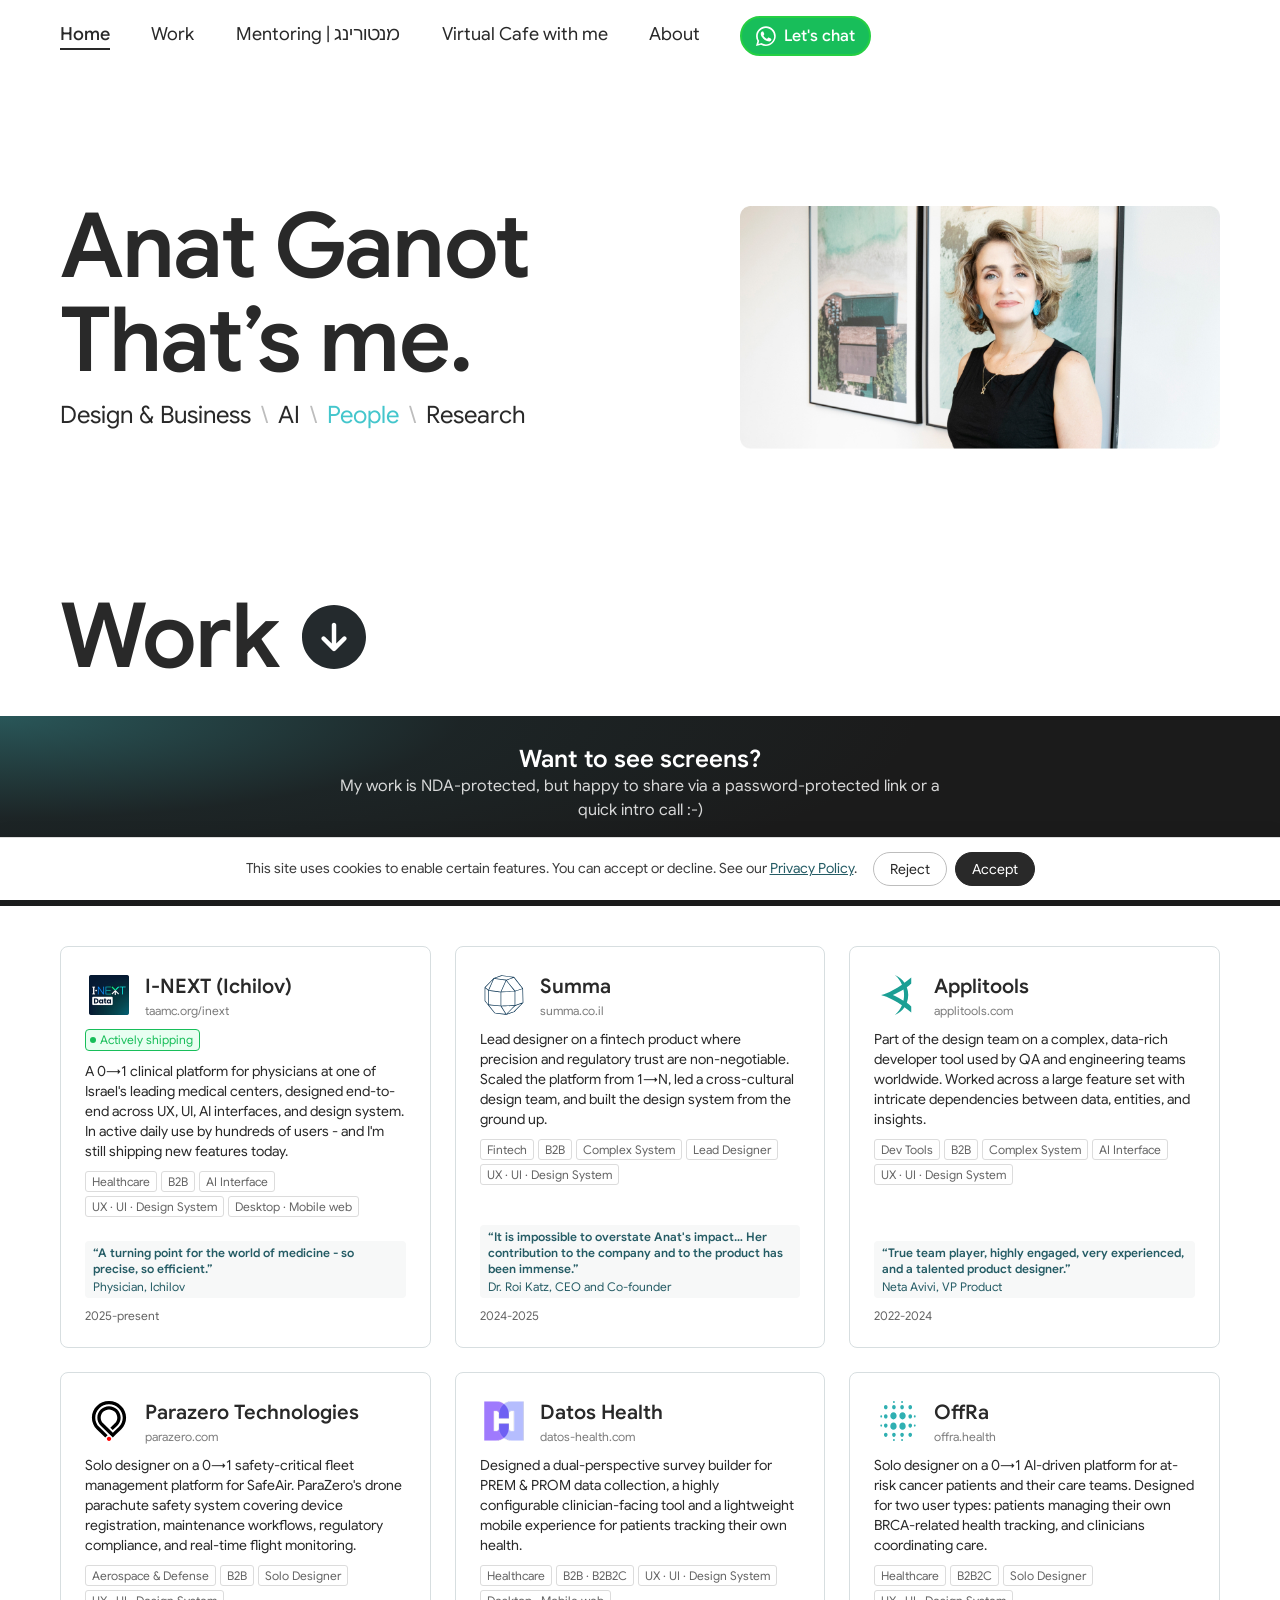
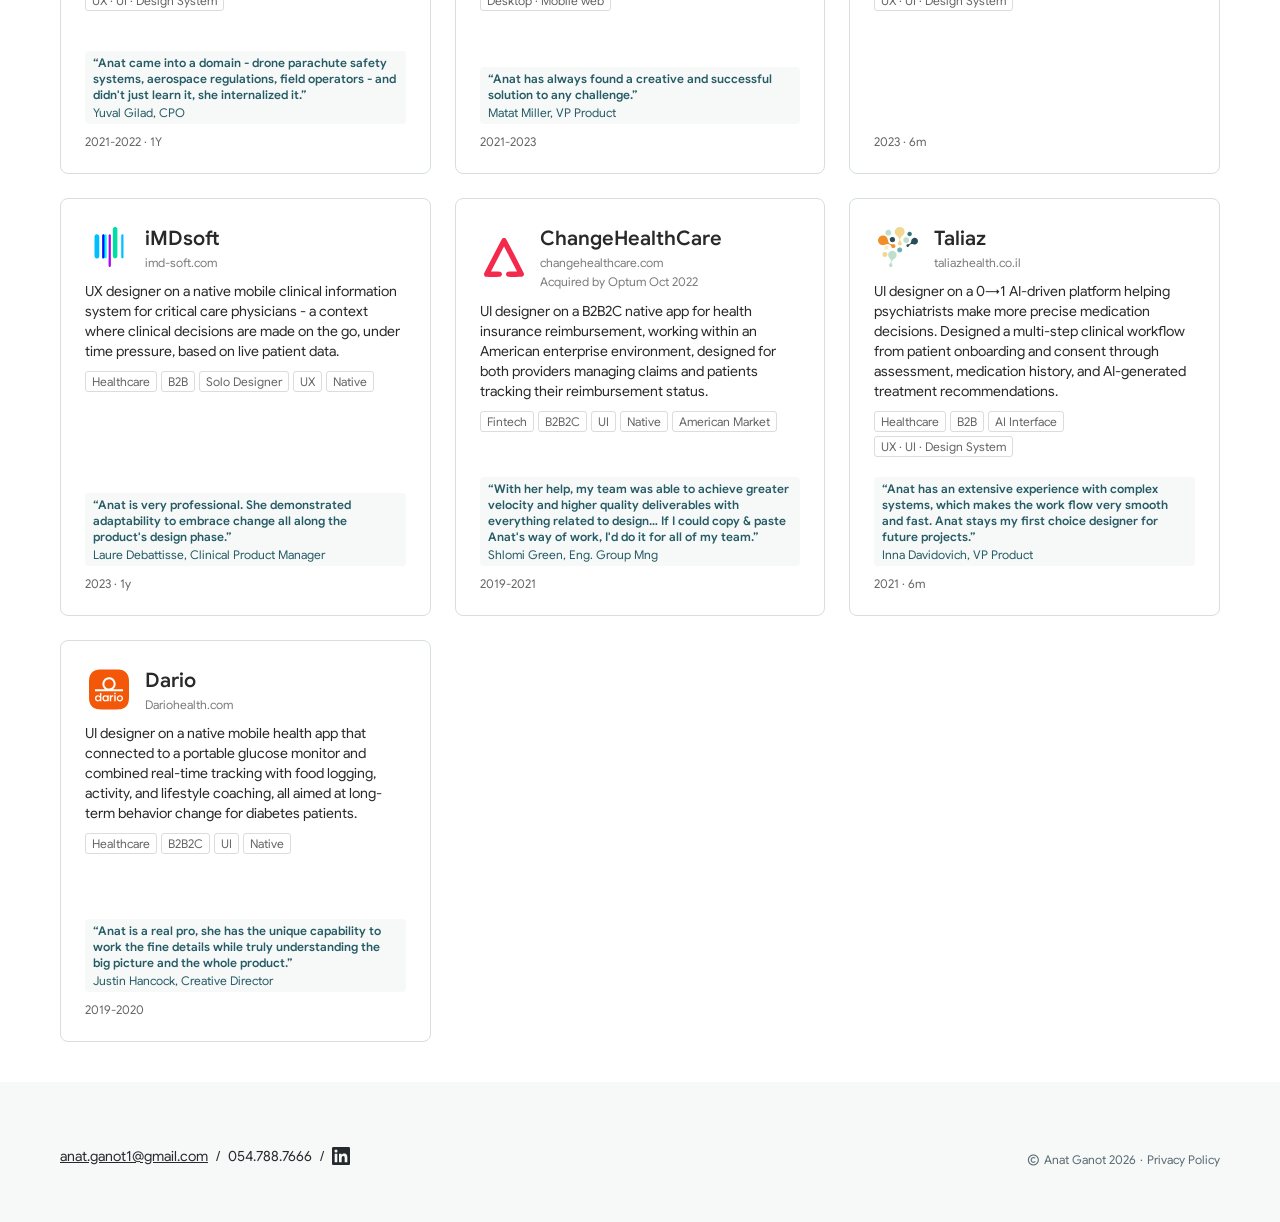
<file: index.html>
<!DOCTYPE html>
<html lang="en">
<head>
  <meta charset="UTF-8" />
  <meta name="viewport" content="width=device-width, initial-scale=1.0" />
  <title>Anat Ganot — Design &amp; Business · AI · People · Research</title>
  <meta name="description" content="Anat Ganot — senior UX/UI designer working across design, business, AI, and research. Selected work with leading healthcare, fintech, and dev-tool teams." />

  <!-- Social share (Open Graph + Twitter) -->
  <meta property="og:type" content="website" />
  <meta property="og:site_name" content="Anat Ganot" />
  <meta property="og:locale" content="en_US" />
  <meta property="og:title" content="Anat Ganot — Design &amp; Business · AI · People · Research" />
  <meta property="og:description" content="Anat Ganot — senior UX/UI designer working across design, business, AI, and research. Selected work with leading healthcare, fintech, and dev-tool teams." />
  <meta property="og:url" content="https://anatganot.com/" />
  <meta property="og:image" content="https://anatganot.com/og-image.jpg" />
  <meta property="og:image:width" content="1200" />
  <meta property="og:image:height" content="630" />
  <meta property="og:image:alt" content="Anat Ganot — UX/UI Designer" />
  <meta name="twitter:card" content="summary_large_image" />
  <meta name="twitter:title" content="Anat Ganot — UX/UI Designer" />
  <meta name="twitter:description" content="Senior UX/UI designer working across design, business, AI, and research." />
  <meta name="twitter:image" content="https://anatganot.com/og-image.jpg" />

  <!-- Fonts: Google Sans is self-hosted (see @font-face in styles.css) — supports English + Hebrew. -->
  <link rel="preload" href="fonts/GoogleSans-Regular.woff2" as="font" type="font/woff2" crossorigin />
  <link rel="preload" href="fonts/GoogleSans-SemiBold.woff2" as="font" type="font/woff2" crossorigin />

  <link rel="icon" href="favicon.ico?v=2" sizes="any" />
  <link rel="icon" type="image/png" sizes="32x32" href="favicon-32.png?v=2" />
  <link rel="icon" type="image/png" sizes="16x16" href="favicon-16.png?v=2" />
  <link rel="apple-touch-icon" href="apple-touch-icon.png?v=2" />
  <link rel="stylesheet" href="styles.css?v=20260703" />
</head>
<body>

  <!-- ============ NAV ============ -->
  <header class="site-header">
    <nav class="nav container" aria-label="Primary">
      <a href="#home" class="nav-link is-active" data-text="Home"><span>Home</span></a>
      <a href="#work" class="nav-link" data-text="Work"><span>Work</span></a>
      <!-- "How I Built This Site with AI" hidden for now; restore when the page is designed
      <a href="case-study.html" class="nav-link" data-text="How I Built This Site with AI"><span>How I Built This Site with AI</span></a>
      -->
      <a href="mentoring.html" class="nav-link" data-text="Mentoring | מנטורינג"><span>Mentoring | מנטורינג</span></a>
      <a href="book-call.html" class="nav-link" data-text="Virtual Cafe with me"><span>Virtual Cafe with me</span></a>
      <a href="about.html" class="nav-link" data-text="About"><span>About</span></a>

      <a href="#" class="btn-whatsapp nav-chat js-whatsapp" role="button">
        <span class="wa-icon" aria-hidden="true"></span>
        <span>Let's chat</span>
      </a>

      <!-- Mobile hamburger -->
      <button class="nav-toggle" aria-label="Open menu" aria-expanded="false" aria-controls="mobile-menu">
        <span></span><span></span><span></span>
      </button>
    </nav>
  </header>

  <!-- Mobile menu (full-screen overlay; kept outside <header> so its fixed
       positioning is relative to the viewport, not the blurred header) -->
  <div class="mobile-menu" id="mobile-menu" hidden>
    <a href="#home" class="nav-link is-active" data-text="Home"><span>Home</span></a>
    <a href="#work" class="nav-link" data-text="Work"><span>Work</span></a>
    <!-- Hidden for now — to be designed later
    <a href="case-study.html" class="nav-link" data-text="How I Built This Site with AI"><span>How I Built This Site with AI</span></a>
    -->
    <a href="mentoring.html" class="nav-link" data-text="Mentoring | מנטורינג"><span>Mentoring | מנטורינג</span></a>
    <a href="book-call.html" class="nav-link" data-text="Virtual Cafe with me"><span>Virtual Cafe with me</span></a>
    <a href="about.html" class="nav-link" data-text="About"><span>About</span></a>
  </div>

  <main>
    <!-- ============ HERO ============ -->
    <section class="hero container" id="home">
      <div class="hero-text">
        <h1 class="display">Anat Ganot<br />That&rsquo;s me.</h1>
        <p class="breadcrumb">
          Design &amp; Business <span class="sep">\</span> AI
          <span class="sep">\</span> <span class="accent">People</span>
          <span class="sep">\</span> Research
        </p>
      </div>
      <div class="hero-photo">
        <img src="assets/portrait.jpg" alt="Portrait of Anat Ganot"
             onerror="this.classList.add('img-missing'); this.alt='Add assets/portrait.jpg';" />
      </div>
    </section>

    <!-- ============ WORK ============ -->
    <section class="work container" id="work">
      <div class="work-head">
        <h2 class="display work-title">Work</h2>
        <a href="#projects" class="work-arrow" aria-label="Jump to projects">
          <svg viewBox="318.958 32.958 68.084 68.084" xmlns="http://www.w3.org/2000/svg" fill="none" aria-hidden="true" focusable="false">
            <path d="M353 32.958C371.801 32.958 387.042 48.1993 387.042 67C387.042 85.8007 371.801 101.042 353 101.042C334.199 101.042 318.958 85.8007 318.958 67C318.958 48.1993 334.199 32.958 353 32.958ZM353 51.958C351.688 51.958 350.625 53.0215 350.625 54.333V73.9326L343.596 66.9043C342.668 65.9768 341.165 65.9768 340.237 66.9043C339.31 67.8318 339.31 69.3353 340.237 70.2627L351.32 81.3457C352.248 82.2732 353.752 82.2732 354.68 81.3457L365.763 70.2627C366.69 69.3352 366.69 67.8318 365.763 66.9043C364.835 65.9768 363.332 65.9768 362.404 66.9043L355.375 73.9326V54.333C355.375 53.0215 354.312 51.958 353 51.958Z" fill="#242A2D"/>
          </svg>
        </a>
      </div>
    </section>

    <!-- Banner (full-bleed) -->
    <div class="banner-wrap">
      <div class="banner container-inner">
        <div class="banner-text">
          <p class="banner-title">Want to see screens?</p>
          <p class="banner-sub">My work is NDA-protected, but happy to share via a password-protected link or a quick intro call :-)</p>
        </div>
        <a href="#" class="btn-whatsapp js-whatsapp" role="button">
          <span class="wa-icon" aria-hidden="true"></span>
          <span>Let's chat</span>
        </a>
      </div>
    </div>

    <!-- ============ PROJECT GRID ============ -->
    <section class="work-grid-wrap container" id="projects">
      <div class="card-grid" id="card-grid"><!-- cards injected by main.js --></div>
    </section>

  </main>

  <!-- ============ FOOTER ============ -->
  <footer class="site-footer">
    <div class="footer-inner">
      <div class="footer-contact">
        <a href="mailto:anat.ganot1@gmail.com" class="footer-email">anat.ganot1@gmail.com</a>
        <span class="footer-sep">/</span>
        <a href="tel:+972547887666" class="footer-phone">054.788.7666</a>
        <span class="footer-sep">/</span>
        <a href="https://www.linkedin.com/in/anat-ganot-a889bb147/" class="footer-linkedin" target="_blank" rel="noopener" aria-label="Anat Ganot on LinkedIn">
          <svg viewBox="0 0 24 24" xmlns="http://www.w3.org/2000/svg" aria-hidden="true"><path d="M20.45 20.45h-3.56v-5.57c0-1.33-.03-3.04-1.85-3.04-1.85 0-2.14 1.45-2.14 2.94v5.67H9.35V9h3.41v1.56h.05c.48-.9 1.64-1.85 3.37-1.85 3.6 0 4.27 2.37 4.27 5.45v6.29zM5.34 7.43a2.06 2.06 0 1 1 0-4.13 2.06 2.06 0 0 1 0 4.13zM7.12 20.45H3.56V9h3.56v11.45zM22.22 0H1.77C.79 0 0 .77 0 1.72v20.56C0 23.23.79 24 1.77 24h20.45c.98 0 1.78-.77 1.78-1.72V1.72C24 .77 23.2 0 22.22 0z"/></svg>
        </a>
      </div>
      <div class="footer-copy">
        <span class="c">©</span>
        <span>Anat Ganot 2026</span>
        <span aria-hidden="true">·</span>
        <a href="privacy.html" class="footer-privacy">Privacy Policy</a>
      </div>
    </div>
  </footer>

  <!-- ============ FLOATING WHATSAPP (bottom-left) ============ -->
  <a href="#" class="whatsapp-float js-whatsapp" aria-label="Chat with me on WhatsApp">
    <span class="wa-icon" aria-hidden="true"></span>
    <span class="whatsapp-float-label">Let's chat</span>
  </a>

  <script src="main.js?v=20260703"></script>
</body>
</html>
</file>
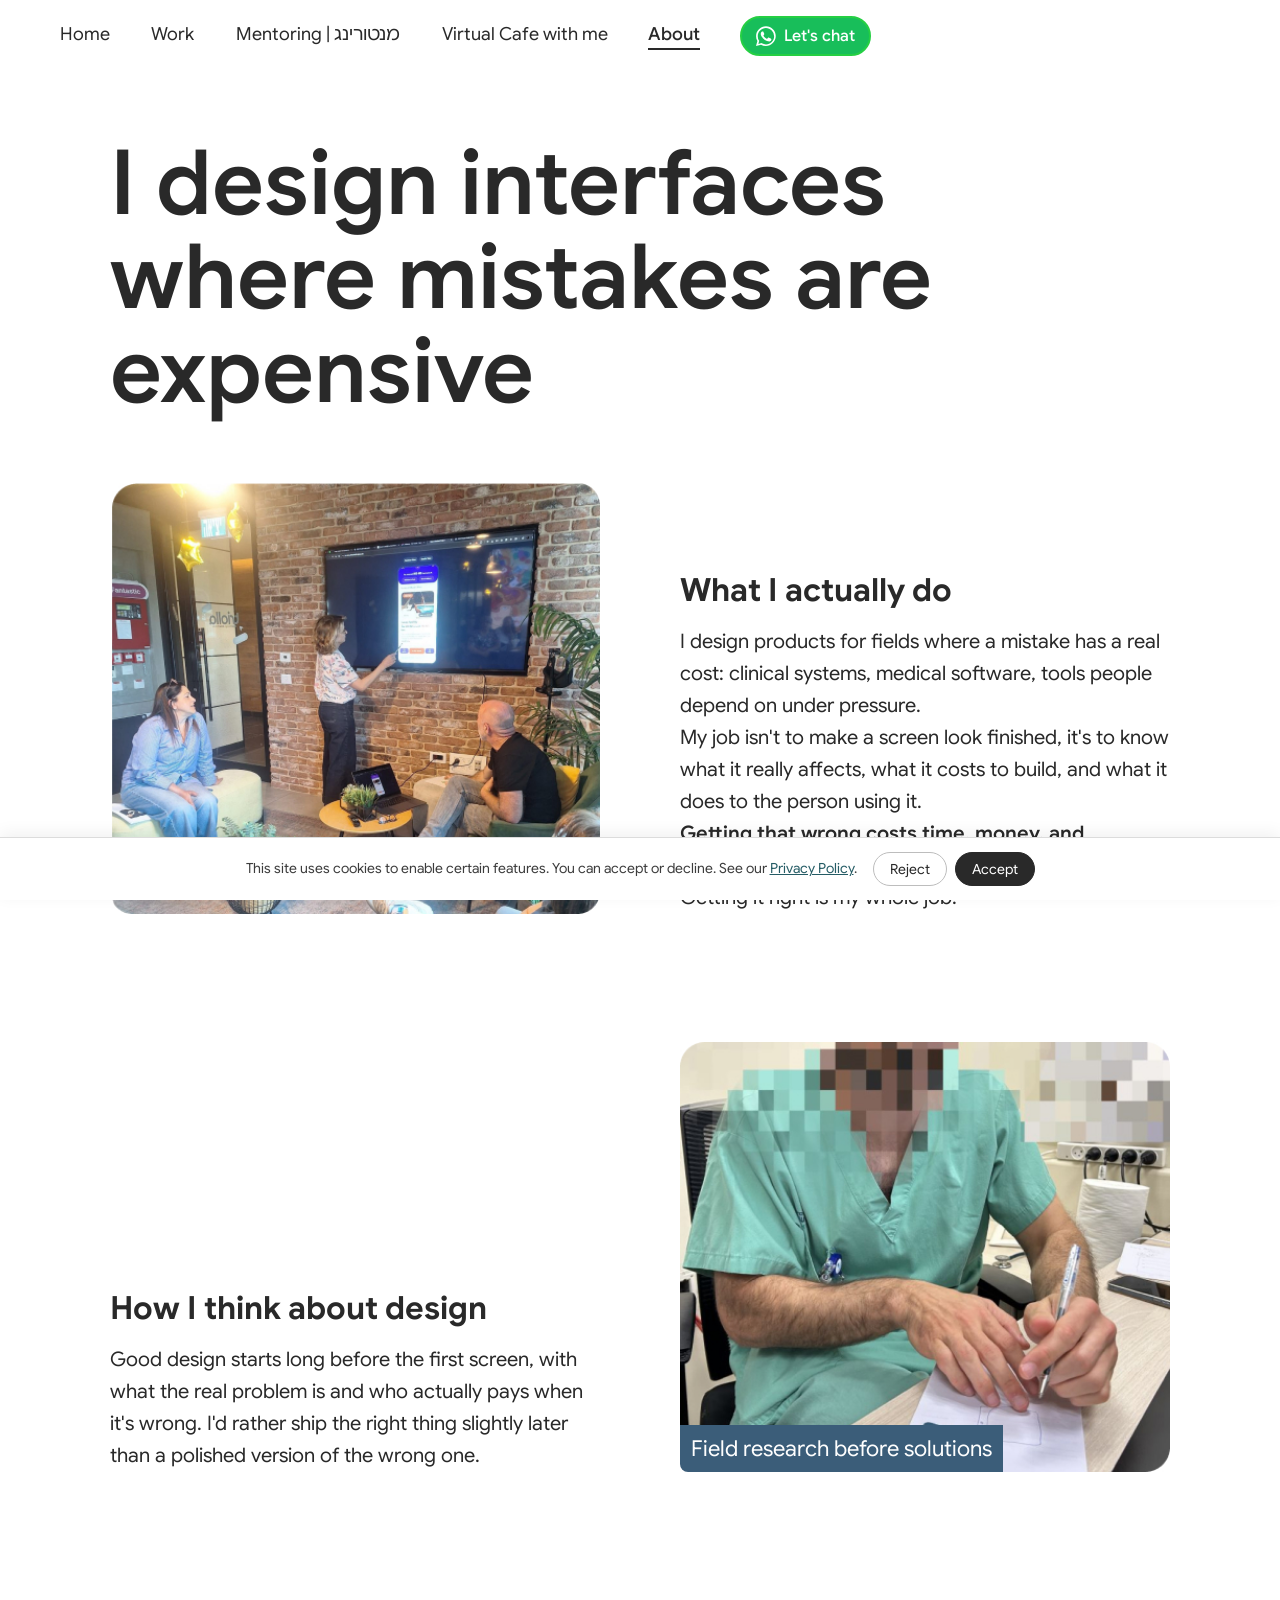
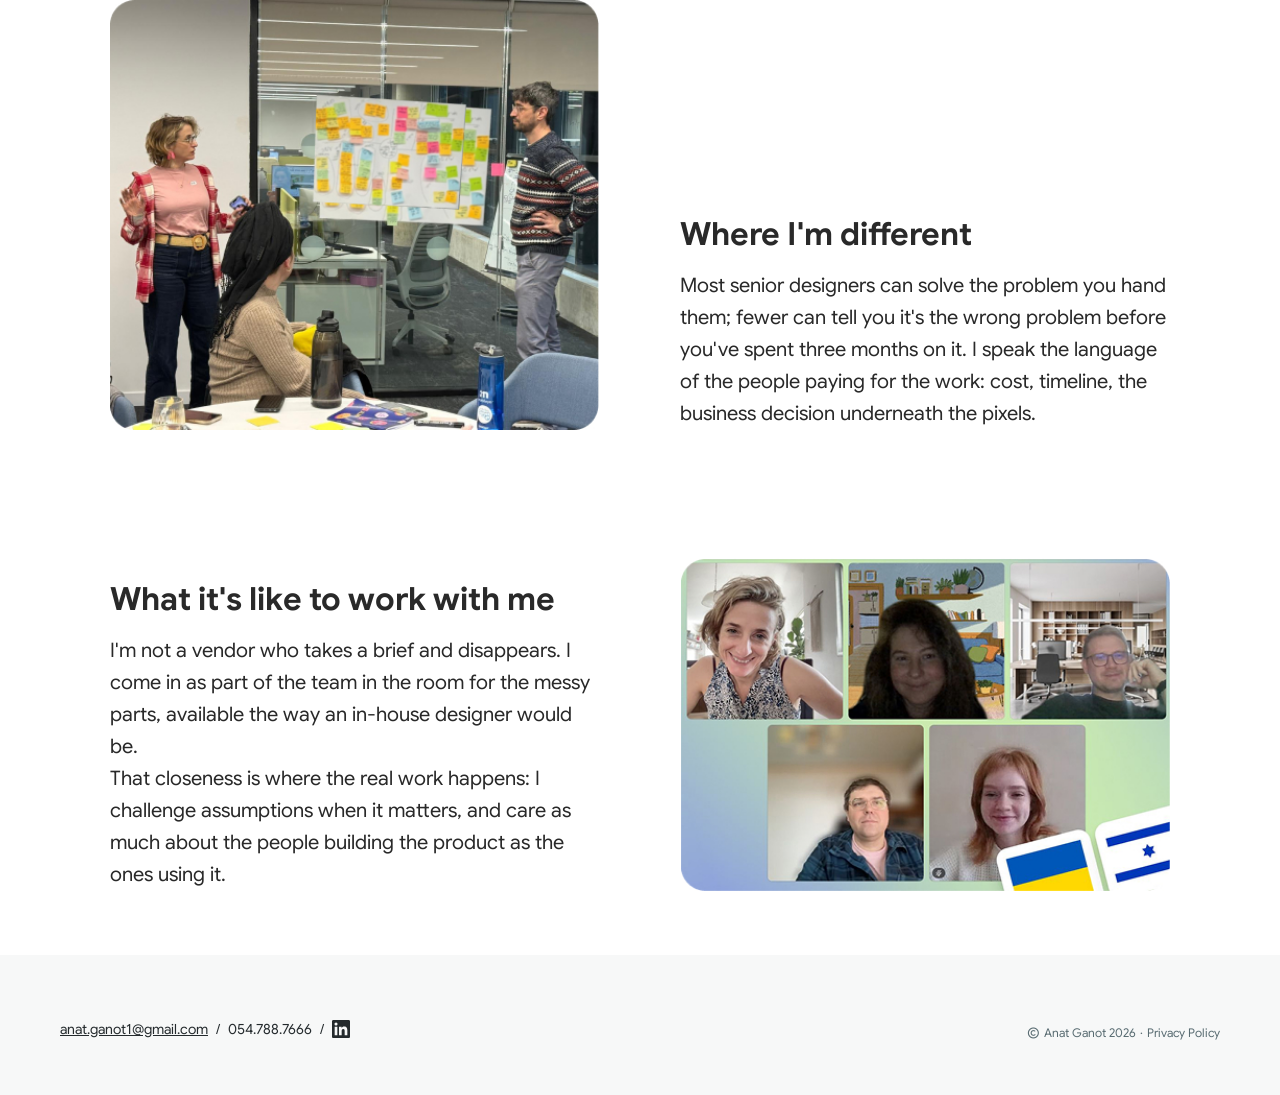
<file: about.html>
<!DOCTYPE html>
<html lang="en">
<head>
  <meta charset="UTF-8" />
  <meta name="viewport" content="width=device-width, initial-scale=1.0" />
  <title>About — Anat Ganot</title>
  <meta name="description" content="Anat Ganot designs interfaces for fields where mistakes are expensive — clinical systems, medical software, and tools people depend on under pressure." />

  <!-- Social share (Open Graph + Twitter) -->
  <meta property="og:type" content="website" />
  <meta property="og:site_name" content="Anat Ganot" />
  <meta property="og:locale" content="en_US" />
  <meta property="og:title" content="About — Anat Ganot" />
  <meta property="og:description" content="I design interfaces for fields where mistakes are expensive — clinical systems, medical software, and tools people depend on under pressure." />
  <meta property="og:url" content="https://anatganot.com/about.html" />
  <meta property="og:image" content="https://anatganot.com/og-image.jpg" />
  <meta property="og:image:width" content="1200" />
  <meta property="og:image:height" content="630" />
  <meta property="og:image:alt" content="Anat Ganot — UX/UI Designer" />
  <meta name="twitter:card" content="summary_large_image" />
  <meta name="twitter:title" content="About — Anat Ganot" />
  <meta name="twitter:description" content="I design interfaces for fields where mistakes are expensive." />
  <meta name="twitter:image" content="https://anatganot.com/og-image.jpg" />

  <link rel="preload" href="fonts/GoogleSans-Regular.woff2" as="font" type="font/woff2" crossorigin />
  <link rel="preload" href="fonts/GoogleSans-SemiBold.woff2" as="font" type="font/woff2" crossorigin />

  <link rel="icon" href="favicon.ico?v=2" sizes="any" />
  <link rel="icon" type="image/png" sizes="32x32" href="favicon-32.png?v=2" />
  <link rel="icon" type="image/png" sizes="16x16" href="favicon-16.png?v=2" />
  <link rel="apple-touch-icon" href="apple-touch-icon.png?v=2" />
  <link rel="stylesheet" href="styles.css?v=20260703" />
</head>
<body>

  <!-- ============ NAV ============ -->
  <header class="site-header">
    <nav class="nav container" aria-label="Primary">
      <a href="index.html" class="nav-link" data-text="Home"><span>Home</span></a>
      <a href="index.html#work" class="nav-link" data-text="Work"><span>Work</span></a>
      <!-- "How I Built This Site with AI" hidden for now; restore when the page is designed
      <a href="case-study.html" class="nav-link" data-text="How I Built This Site with AI"><span>How I Built This Site with AI</span></a>
      -->
      <a href="mentoring.html" class="nav-link" data-text="Mentoring | מנטורינג"><span>Mentoring | מנטורינג</span></a>
      <a href="book-call.html" class="nav-link" data-text="Virtual Cafe with me"><span>Virtual Cafe with me</span></a>
      <a href="about.html" class="nav-link is-active" data-text="About"><span>About</span></a>

      <a href="#" class="btn-whatsapp nav-chat js-whatsapp" role="button">
        <span class="wa-icon" aria-hidden="true"></span>
        <span>Let's chat</span>
      </a>

      <button class="nav-toggle" aria-label="Open menu" aria-expanded="false" aria-controls="mobile-menu">
        <span></span><span></span><span></span>
      </button>
    </nav>
  </header>

  <div class="mobile-menu" id="mobile-menu" hidden>
    <a href="index.html" class="nav-link" data-text="Home"><span>Home</span></a>
    <a href="index.html#work" class="nav-link" data-text="Work"><span>Work</span></a>
    <!-- Hidden for now — to be designed later
    <a href="case-study.html" class="nav-link" data-text="How I Built This Site with AI"><span>How I Built This Site with AI</span></a>
    -->
    <a href="mentoring.html" class="nav-link" data-text="Mentoring | מנטורינג"><span>Mentoring | מנטורינג</span></a>
    <a href="book-call.html" class="nav-link" data-text="Virtual Cafe with me"><span>Virtual Cafe with me</span></a>
    <a href="about.html" class="nav-link is-active" data-text="About"><span>About</span></a>
  </div>

  <main class="about">
    <!-- Intro -->
    <section class="about-intro">
      <h1 class="about-headline">I design interfaces where mistakes are expensive</h1>
    </section>

    <!-- Section 1 — image left, text right -->
    <section class="about-row about-row--img-left">
      <h2 class="about-title">What I actually do</h2>
      <figure class="about-figure">
        <img src="assets/about/about-1.jpg" alt="Anat working on a clinical interface"
             onerror="this.classList.add('img-missing'); this.alt='Add assets/about/about-1.jpg';" />
      </figure>
      <div class="about-textblock">
        <p class="about-text">I design products for fields where a mistake has a real cost: clinical systems, medical software, tools people depend on under pressure.
My job isn't to make a screen look finished, it's to know what it really affects, what it costs to build, and what it does to the person using it.</p>
        <p class="about-text strong">Getting that wrong costs time, money, and frustrated users.</p>
        <p class="about-text">Getting it right is my whole job.</p>
      </div>
    </section>

    <!-- Section 2 — text left, image right (with caption) -->
    <section class="about-row about-row--img-right">
      <h2 class="about-title">How I think about design</h2>
      <figure class="about-figure">
        <img src="assets/about/about-2.jpg" alt="Field research session"
             onerror="this.classList.add('img-missing'); this.alt='Add assets/about/about-2.jpg';" />
        <figcaption class="about-caption">Field research before solutions</figcaption>
      </figure>
      <div class="about-textblock">
        <p class="about-text">Good design starts long before the first screen, with what the real problem is and who actually pays when it's wrong. I'd rather ship the right thing slightly later than a polished version of the wrong one.</p>
      </div>
    </section>

    <!-- Section 3 — image left, text right -->
    <section class="about-row about-row--img-left">
      <h2 class="about-title">Where I'm different</h2>
      <figure class="about-figure">
        <img src="assets/about/about-3.jpg" alt="Whiteboard problem framing"
             onerror="this.classList.add('img-missing'); this.alt='Add assets/about/about-3.jpg';" />
      </figure>
      <div class="about-textblock">
        <p class="about-text">Most senior designers can solve the problem you hand them; fewer can tell you it's the wrong problem before you've spent three months on it. I speak the language of the people paying for the work: cost, timeline, the business decision underneath the pixels.</p>
      </div>
    </section>

    <!-- Section 4 — text left, image right -->
    <section class="about-row about-row--img-right">
      <h2 class="about-title">What it's like to work with me</h2>
      <figure class="about-figure wide">
        <img src="assets/about/about-4.jpg" alt="Working alongside the team"
             onerror="this.classList.add('img-missing'); this.alt='Add assets/about/about-4.jpg';" />
      </figure>
      <div class="about-textblock">
        <p class="about-text">I'm not a vendor who takes a brief and disappears. I come in as part of the team in the room for the messy parts, available the way an in-house designer would be.
That closeness is where the real work happens: I challenge assumptions when it matters, and care as much about the people building the product as the ones using it.</p>
      </div>
    </section>
  </main>

  <!-- ============ FOOTER ============ -->
  <footer class="site-footer">
    <div class="footer-inner">
      <div class="footer-contact">
        <a href="mailto:anat.ganot1@gmail.com" class="footer-email">anat.ganot1@gmail.com</a>
        <span class="footer-sep">/</span>
        <a href="tel:+972547887666" class="footer-phone">054.788.7666</a>
        <span class="footer-sep">/</span>
        <a href="https://www.linkedin.com/in/anat-ganot-a889bb147/" class="footer-linkedin" target="_blank" rel="noopener" aria-label="Anat Ganot on LinkedIn">
          <svg viewBox="0 0 24 24" xmlns="http://www.w3.org/2000/svg" aria-hidden="true"><path d="M20.45 20.45h-3.56v-5.57c0-1.33-.03-3.04-1.85-3.04-1.85 0-2.14 1.45-2.14 2.94v5.67H9.35V9h3.41v1.56h.05c.48-.9 1.64-1.85 3.37-1.85 3.6 0 4.27 2.37 4.27 5.45v6.29zM5.34 7.43a2.06 2.06 0 1 1 0-4.13 2.06 2.06 0 0 1 0 4.13zM7.12 20.45H3.56V9h3.56v11.45zM22.22 0H1.77C.79 0 0 .77 0 1.72v20.56C0 23.23.79 24 1.77 24h20.45c.98 0 1.78-.77 1.78-1.72V1.72C24 .77 23.2 0 22.22 0z"/></svg>
        </a>
      </div>
      <div class="footer-copy">
        <span class="c">©</span>
        <span>Anat Ganot 2026</span>
        <span aria-hidden="true">·</span>
        <a href="privacy.html" class="footer-privacy">Privacy Policy</a>
      </div>
    </div>
  </footer>

  <!-- Floating WhatsApp (mobile only) -->
  <a href="#" class="whatsapp-float js-whatsapp" aria-label="Chat with me on WhatsApp">
    <span class="wa-icon" aria-hidden="true"></span>
    <span class="whatsapp-float-label">Let's chat</span>
  </a>

  <script src="main.js?v=20260703"></script>
</body>
</html>
</file>
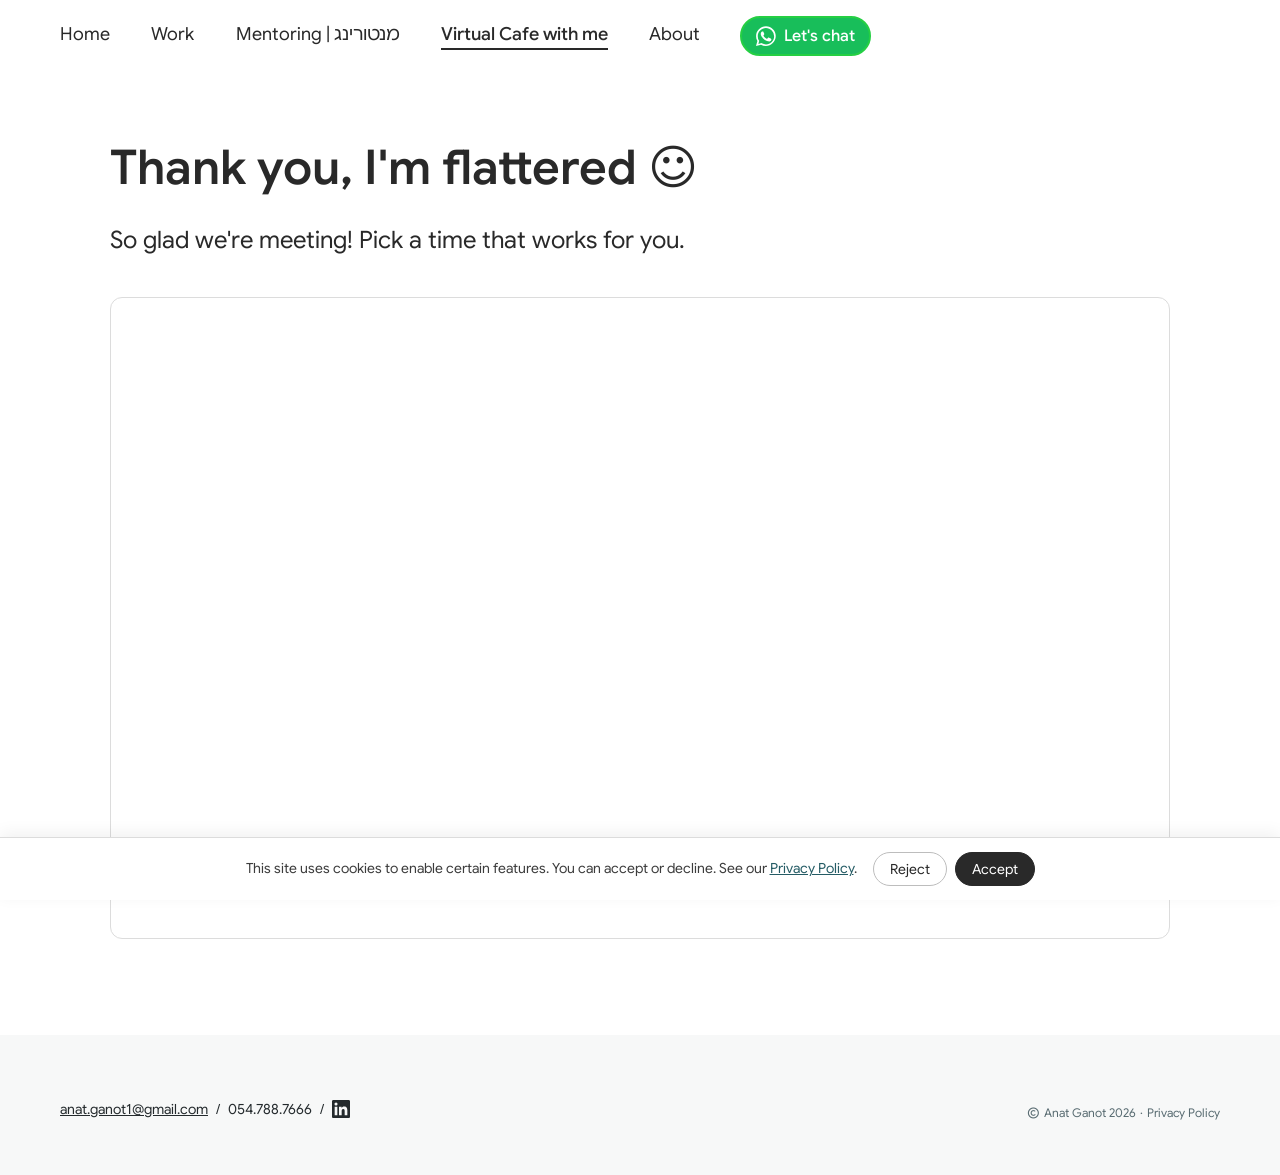
<file: book-call.html>
<!DOCTYPE html>
<html lang="en">
<head>
  <meta charset="UTF-8" />
  <meta name="viewport" content="width=device-width, initial-scale=1.0" />
  <title>Virtual Cafe with me — Anat Ganot</title>
  <meta name="description" content="Grab a relaxed virtual coffee with Anat Ganot. Twenty minutes, no agenda, just a good conversation about what you're working on." />

  <!-- Social share (Open Graph + Twitter) -->
  <meta property="og:type" content="website" />
  <meta property="og:site_name" content="Anat Ganot" />
  <meta property="og:locale" content="en_US" />
  <meta property="og:title" content="Virtual Cafe with me — Anat Ganot" />
  <meta property="og:description" content="Grab a relaxed virtual coffee with Anat Ganot. Twenty minutes, no agenda, just a good conversation about what you're working on." />
  <meta property="og:url" content="https://anatganot.com/book-call.html" />
  <meta property="og:image" content="https://anatganot.com/og-image.jpg" />
  <meta property="og:image:width" content="1200" />
  <meta property="og:image:height" content="630" />
  <meta property="og:image:alt" content="Anat Ganot — UX/UI Designer" />
  <meta name="twitter:card" content="summary_large_image" />
  <meta name="twitter:title" content="Virtual Cafe with me — Anat Ganot" />
  <meta name="twitter:description" content="Grab a relaxed virtual coffee with Anat. Twenty minutes, no agenda." />
  <meta name="twitter:image" content="https://anatganot.com/og-image.jpg" />

  <link rel="preload" href="fonts/GoogleSans-Regular.woff2" as="font" type="font/woff2" crossorigin />
  <link rel="preload" href="fonts/GoogleSans-SemiBold.woff2" as="font" type="font/woff2" crossorigin />
  <link rel="icon" href="favicon.ico?v=2" sizes="any" />
  <link rel="icon" type="image/png" sizes="32x32" href="favicon-32.png?v=2" />
  <link rel="icon" type="image/png" sizes="16x16" href="favicon-16.png?v=2" />
  <link rel="apple-touch-icon" href="apple-touch-icon.png?v=2" />
  <link rel="stylesheet" href="styles.css?v=20260703" />
</head>
<body>

  <!-- ============ NAV ============ -->
  <header class="site-header">
    <nav class="nav container" aria-label="Primary">
      <a href="index.html" class="nav-link" data-text="Home"><span>Home</span></a>
      <a href="index.html#work" class="nav-link" data-text="Work"><span>Work</span></a>
      <!-- "How I Built This Site with AI" hidden for now; restore when the page is designed
      <a href="case-study.html" class="nav-link" data-text="How I Built This Site with AI"><span>How I Built This Site with AI</span></a>
      -->
      <a href="mentoring.html" class="nav-link" data-text="Mentoring | מנטורינג"><span>Mentoring | מנטורינג</span></a>
      <a href="book-call.html" class="nav-link is-active" data-text="Virtual Cafe with me"><span>Virtual Cafe with me</span></a>
      <a href="about.html" class="nav-link" data-text="About"><span>About</span></a>

      <a href="#" class="btn-whatsapp nav-chat js-whatsapp" role="button">
        <span class="wa-icon" aria-hidden="true"></span>
        <span>Let's chat</span>
      </a>

      <button class="nav-toggle" aria-label="Open menu" aria-expanded="false" aria-controls="mobile-menu">
        <span></span><span></span><span></span>
      </button>
    </nav>
  </header>

  <div class="mobile-menu" id="mobile-menu" hidden>
    <a href="index.html" class="nav-link" data-text="Home"><span>Home</span></a>
    <a href="index.html#work" class="nav-link" data-text="Work"><span>Work</span></a>
    <!-- "How I Built This Site with AI" hidden for now; restore when the page is designed
    <a href="case-study.html" class="nav-link" data-text="How I Built This Site with AI"><span>How I Built This Site with AI</span></a>
    -->
    <a href="mentoring.html" class="nav-link" data-text="Mentoring | מנטורינג"><span>Mentoring | מנטורינג</span></a>
    <a href="book-call.html" class="nav-link is-active" data-text="Virtual Cafe with me"><span>Virtual Cafe with me</span></a>
    <a href="about.html" class="nav-link" data-text="About"><span>About</span></a>
  </div>

  <main class="booking">
    <h1 class="booking-title">Thank you, I'm flattered ☺️</h1>
    <p class="booking-sub">So glad we're meeting! Pick a time that works for you.</p>

    <!-- Google Calendar Appointment Scheduling -->
    <div class="booking-embed" id="scheduler">
      <iframe id="booking-cal" src="https://calendar.google.com/calendar/appointments/schedules/AcZssZ2rjv8d9-wh7faSopVtat0smcvfru3qarH12ITJ2u8vlSaL7nMfxqINRD5jwOSKc32GiVFpGvtq?gv=true" style="border: 0" width="100%" height="600" frameborder="0" title="Book a Virtual Cafe with Anat Ganot"></iframe>
    </div>
  </main>

  <!-- ============ FOOTER ============ -->
  <footer class="site-footer">
    <div class="footer-inner">
      <div class="footer-contact">
        <a href="mailto:anat.ganot1@gmail.com" class="footer-email">anat.ganot1@gmail.com</a>
        <span class="footer-sep">/</span>
        <a href="tel:+972547887666" class="footer-phone">054.788.7666</a>
        <span class="footer-sep">/</span>
        <a href="https://www.linkedin.com/in/anat-ganot-a889bb147/" class="footer-linkedin" target="_blank" rel="noopener" aria-label="Anat Ganot on LinkedIn">
          <svg viewBox="0 0 24 24" xmlns="http://www.w3.org/2000/svg" aria-hidden="true"><path d="M20.45 20.45h-3.56v-5.57c0-1.33-.03-3.04-1.85-3.04-1.85 0-2.14 1.45-2.14 2.94v5.67H9.35V9h3.41v1.56h.05c.48-.9 1.64-1.85 3.37-1.85 3.6 0 4.27 2.37 4.27 5.45v6.29zM5.34 7.43a2.06 2.06 0 1 1 0-4.13 2.06 2.06 0 0 1 0 4.13zM7.12 20.45H3.56V9h3.56v11.45zM22.22 0H1.77C.79 0 0 .77 0 1.72v20.56C0 23.23.79 24 1.77 24h20.45c.98 0 1.78-.77 1.78-1.72V1.72C24 .77 23.2 0 22.22 0z"/></svg>
        </a>
      </div>
      <div class="footer-copy">
        <span class="c">©</span>
        <span>Anat Ganot 2026</span>
        <span aria-hidden="true">·</span>
        <a href="privacy.html" class="footer-privacy">Privacy Policy</a>
      </div>
    </div>
  </footer>

  <!-- Floating WhatsApp (mobile only) -->
  <a href="#" class="whatsapp-float js-whatsapp" aria-label="Chat with me on WhatsApp">
    <span class="wa-icon" aria-hidden="true"></span>
    <span class="whatsapp-float-label">Let's chat</span>
  </a>

  <script src="main.js?v=20260703"></script>
</body>
</html>
</file>
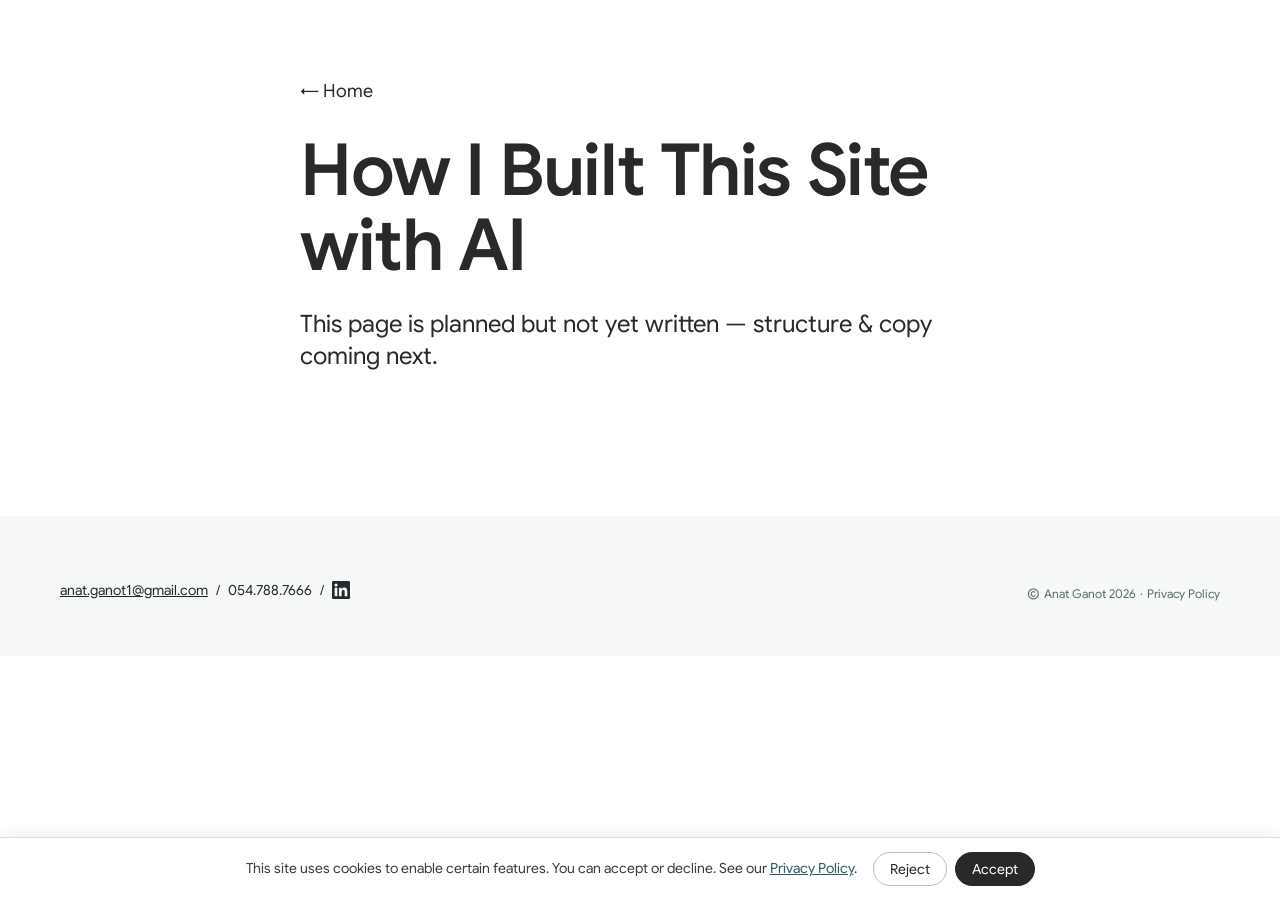
<file: case-study.html>
<!DOCTYPE html>
<html lang="en">
<head>
  <meta charset="UTF-8" />
  <meta name="viewport" content="width=device-width, initial-scale=1.0" />
  <title>How I Built This Site with AI — Anat Ganot</title>
  <link rel="icon" href="favicon.ico?v=2" sizes="any" />
  <link rel="icon" type="image/png" sizes="32x32" href="favicon-32.png?v=2" />
  <link rel="icon" type="image/png" sizes="16x16" href="favicon-16.png?v=2" />
  <link rel="apple-touch-icon" href="apple-touch-icon.png?v=2" />
  <link rel="stylesheet" href="styles.css?v=20260703" />
</head>
<body>
  <main class="container" style="padding-top:80px;padding-bottom:120px;max-width:760px;">
    <a href="index.html" class="nav-link" style="display:inline-block;margin-bottom:32px;">← Home</a>
    <h1 class="display" style="font-size:clamp(40px,7vw,72px);">How I Built This Site with AI</h1>
    <p class="breadcrumb" style="margin-top:24px;">This page is planned but not yet written — structure &amp; copy coming next.</p>
  </main>

  <footer class="site-footer">
    <div class="footer-inner">
      <div class="footer-contact">
        <a href="mailto:anat.ganot1@gmail.com" class="footer-email">anat.ganot1@gmail.com</a>
        <span class="footer-sep">/</span>
        <a href="tel:+972547887666" class="footer-phone">054.788.7666</a>
        <span class="footer-sep">/</span>
        <a href="https://www.linkedin.com/in/anat-ganot-a889bb147/" class="footer-linkedin" target="_blank" rel="noopener" aria-label="Anat Ganot on LinkedIn">
          <svg viewBox="0 0 24 24" xmlns="http://www.w3.org/2000/svg" aria-hidden="true"><path d="M20.45 20.45h-3.56v-5.57c0-1.33-.03-3.04-1.85-3.04-1.85 0-2.14 1.45-2.14 2.94v5.67H9.35V9h3.41v1.56h.05c.48-.9 1.64-1.85 3.37-1.85 3.6 0 4.27 2.37 4.27 5.45v6.29zM5.34 7.43a2.06 2.06 0 1 1 0-4.13 2.06 2.06 0 0 1 0 4.13zM7.12 20.45H3.56V9h3.56v11.45zM22.22 0H1.77C.79 0 0 .77 0 1.72v20.56C0 23.23.79 24 1.77 24h20.45c.98 0 1.78-.77 1.78-1.72V1.72C24 .77 23.2 0 22.22 0z"/></svg>
        </a>
      </div>
      <div class="footer-copy">
        <span class="c">©</span>
        <span>Anat Ganot 2026</span>
        <span aria-hidden="true">·</span>
        <a href="privacy.html" class="footer-privacy">Privacy Policy</a>
      </div>
    </div>
  </footer>

  <script src="main.js?v=20260703"></script>
</body>
</html>
</file>
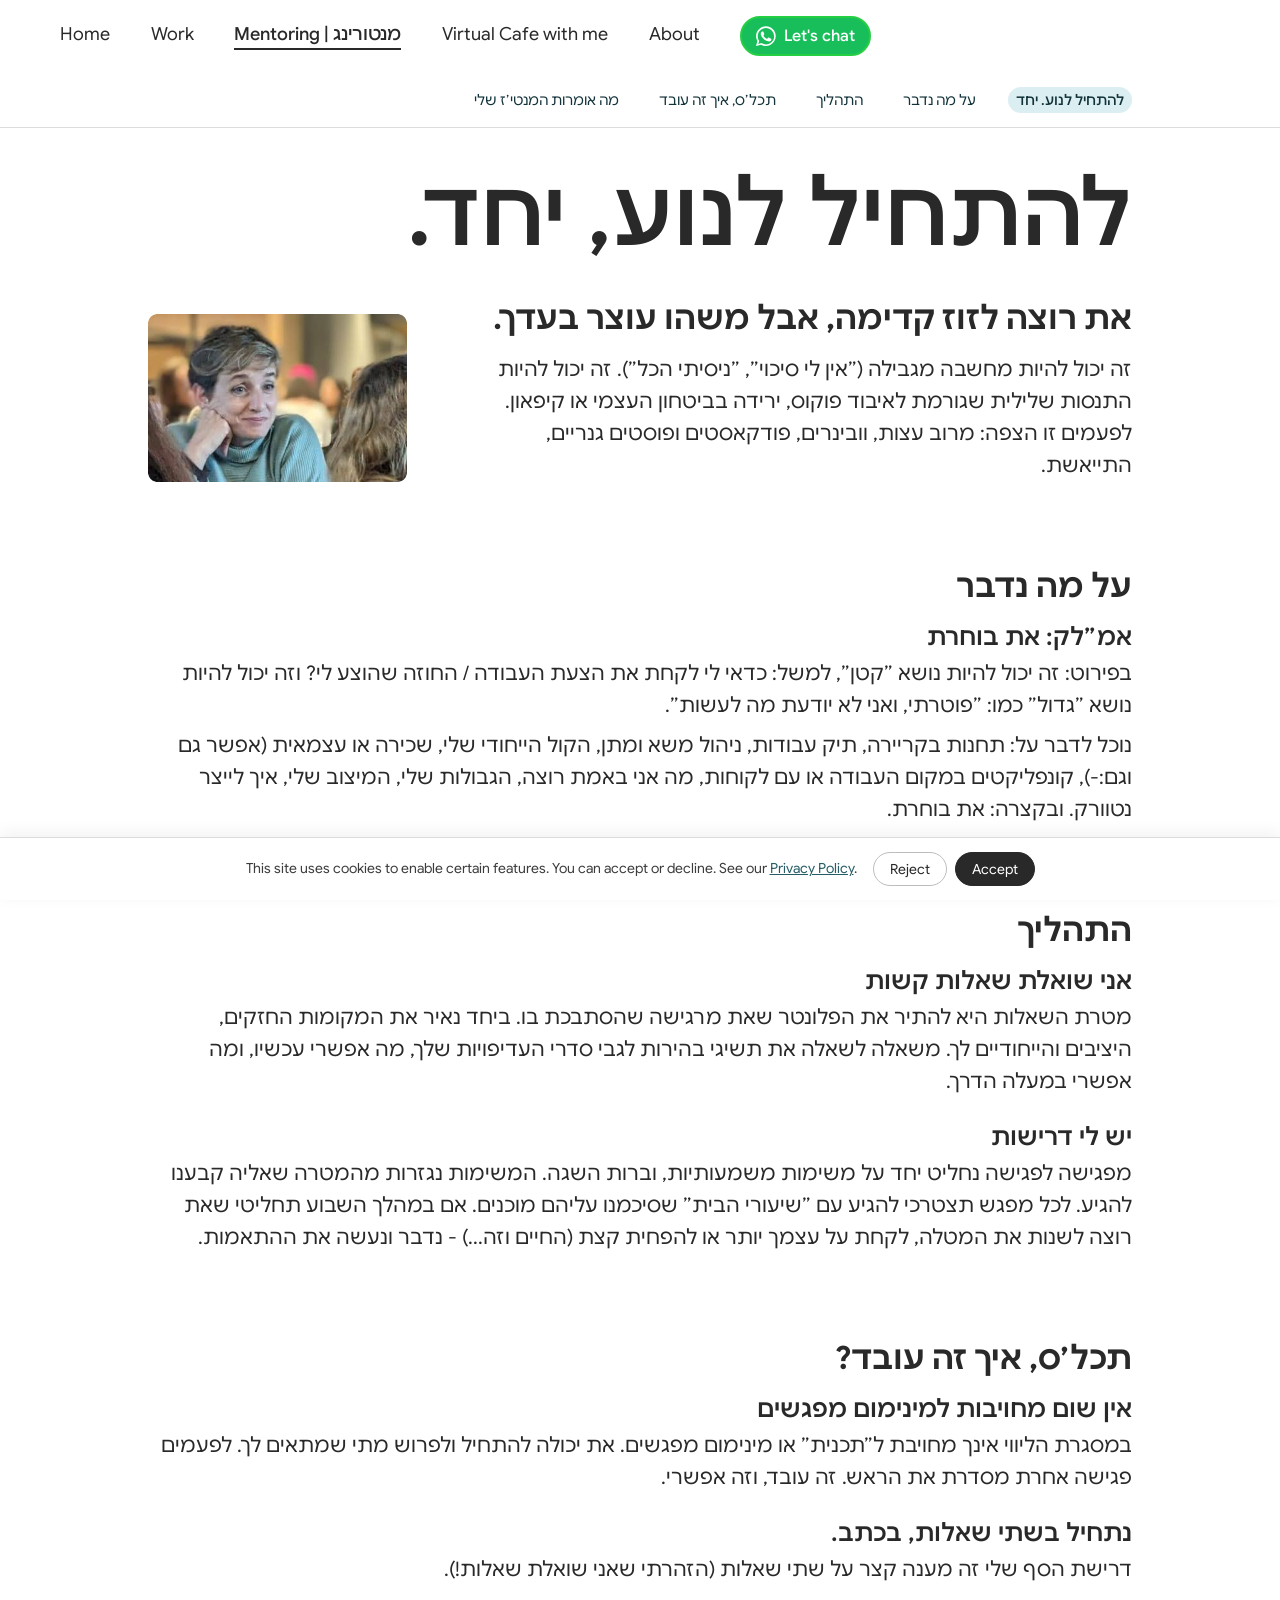
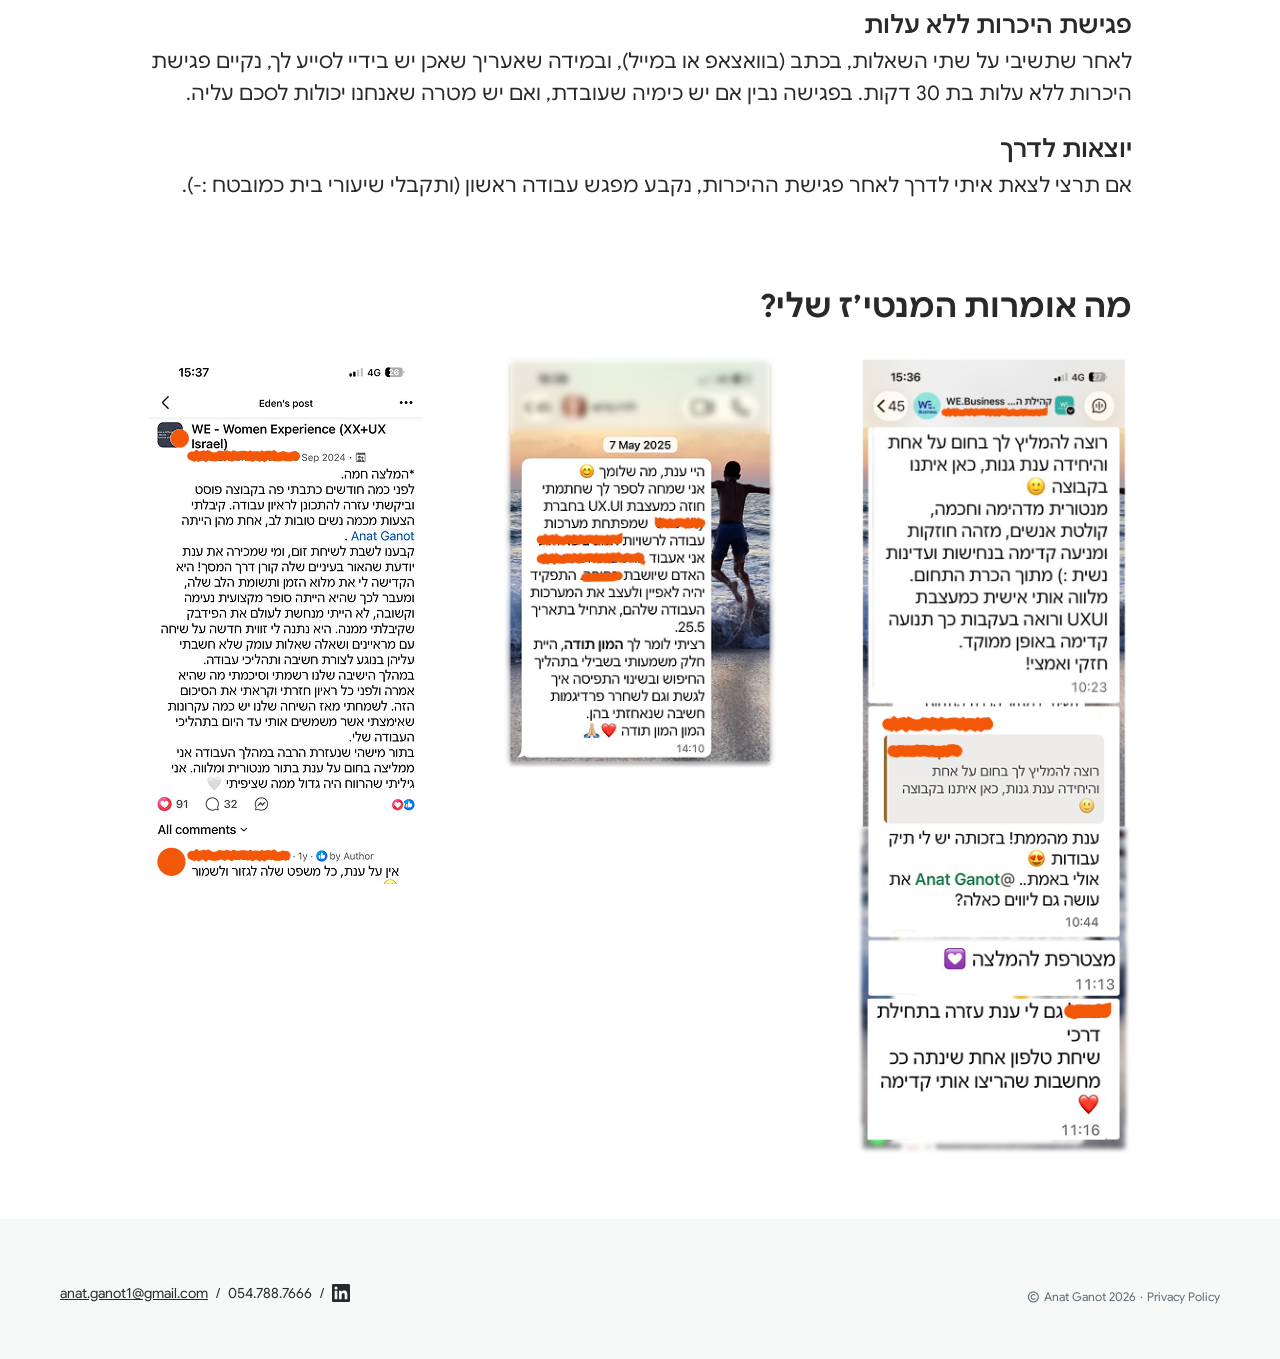
<file: mentoring.html>
<!DOCTYPE html>
<html lang="he">
<head>
  <meta charset="UTF-8" />
  <meta name="viewport" content="width=device-width, initial-scale=1.0" />
  <title>מנטורינג — ענת גנות</title>
  <meta name="description" content="ליווי ומנטורינג קריירה עם ענת גנות — להתחיל לנוע, יחד." />

  <!-- Social share (Open Graph + Twitter) -->
  <meta property="og:type" content="website" />
  <meta property="og:site_name" content="Anat Ganot" />
  <meta property="og:locale" content="he_IL" />
  <meta property="og:title" content="מנטורינג — ענת גנות" />
  <meta property="og:description" content="ליווי ומנטורינג קריירה עם ענת גנות — להתחיל לנוע, יחד." />
  <meta property="og:url" content="https://anatganot.com/mentoring.html" />
  <meta property="og:image" content="https://anatganot.com/og-image.jpg" />
  <meta property="og:image:width" content="1200" />
  <meta property="og:image:height" content="630" />
  <meta property="og:image:alt" content="Anat Ganot — UX/UI Designer" />
  <meta name="twitter:card" content="summary_large_image" />
  <meta name="twitter:title" content="מנטורינג — ענת גנות" />
  <meta name="twitter:description" content="ליווי ומנטורינג קריירה עם ענת גנות — להתחיל לנוע, יחד." />
  <meta name="twitter:image" content="https://anatganot.com/og-image.jpg" />

  <link rel="preload" href="fonts/GoogleSans-Regular.woff2" as="font" type="font/woff2" crossorigin />
  <link rel="preload" href="fonts/GoogleSans-SemiBold.woff2" as="font" type="font/woff2" crossorigin />
  <link rel="icon" href="favicon.ico?v=2" sizes="any" />
  <link rel="icon" type="image/png" sizes="32x32" href="favicon-32.png?v=2" />
  <link rel="icon" type="image/png" sizes="16x16" href="favicon-16.png?v=2" />
  <link rel="apple-touch-icon" href="apple-touch-icon.png?v=2" />
  <link rel="stylesheet" href="styles.css?v=20260703" />
</head>
<body>

  <!-- ============ NAV (shared, LTR) ============ -->
  <header class="site-header">
    <nav class="nav container" aria-label="Primary">
      <a href="index.html" class="nav-link" data-text="Home"><span>Home</span></a>
      <a href="index.html#work" class="nav-link" data-text="Work"><span>Work</span></a>
      <!-- "How I Built This Site with AI" hidden for now; restore when the page is designed
      <a href="case-study.html" class="nav-link" data-text="How I Built This Site with AI"><span>How I Built This Site with AI</span></a>
      -->
      <a href="mentoring.html" class="nav-link is-active" data-text="Mentoring | מנטורינג"><span>Mentoring | מנטורינג</span></a>
      <a href="book-call.html" class="nav-link" data-text="Virtual Cafe with me"><span>Virtual Cafe with me</span></a>
      <a href="about.html" class="nav-link" data-text="About"><span>About</span></a>

      <a href="#" class="btn-whatsapp nav-chat js-whatsapp" role="button">
        <span class="wa-icon" aria-hidden="true"></span>
        <span>Let's chat</span>
      </a>

      <button class="nav-toggle" aria-label="Open menu" aria-expanded="false" aria-controls="mobile-menu">
        <span></span><span></span><span></span>
      </button>
    </nav>
  </header>

  <div class="mobile-menu" id="mobile-menu" hidden>
    <a href="index.html" class="nav-link" data-text="Home"><span>Home</span></a>
    <a href="index.html#work" class="nav-link" data-text="Work"><span>Work</span></a>
    <!-- Hidden for now — to be designed later
    <a href="case-study.html" class="nav-link" data-text="How I Built This Site with AI"><span>How I Built This Site with AI</span></a>
    -->
    <a href="mentoring.html" class="nav-link is-active" data-text="Mentoring | מנטורינג"><span>Mentoring | מנטורינג</span></a>
    <a href="book-call.html" class="nav-link" data-text="Virtual Cafe with me"><span>Virtual Cafe with me</span></a>
    <a href="about.html" class="nav-link" data-text="About"><span>About</span></a>
  </div>

  <!-- ============ SUB-MENU (RTL) ============ -->
  <nav class="subnav" dir="rtl" aria-label="ניווט עמוד מנטורינג">
    <div class="subnav-inner">
      <a href="#m-hero" class="subnav-link is-active">להתחיל לנוע. יחד</a>
      <a href="#m-talk" class="subnav-link">על מה נדבר</a>
      <a href="#m-process" class="subnav-link">התהליך</a>
      <a href="#m-how" class="subnav-link">תכל׳ס, איך זה עובד</a>
      <a href="#m-testimonials" class="subnav-link">מה אומרות המנטי׳ז שלי</a>
    </div>
  </nav>

  <!-- ============ MENTORING CONTENT (RTL) ============ -->
  <main class="mentoring" dir="rtl">

    <!-- Hero -->
    <section class="m-hero m-container" id="m-hero">
      <h1 class="m-hero-title">להתחיל לנוע, יחד.</h1>
      <div class="m-hero-row">
        <div class="m-hero-copy">
          <h2 class="m-hero-sub">את רוצה לזוז קדימה, אבל משהו עוצר בעדך.</h2>
          <p class="m-text">זה יכול להיות מחשבה מגבילה (״אין לי סיכוי״, ״ניסיתי הכל״). זה יכול להיות התנסות שלילית שגורמת לאיבוד פוקוס, ירידה בביטחון העצמי או קיפאון. לפעמים זו הצפה: מרוב עצות, וובינרים, פודקאסטים ופוסטים גנריים, התייאשת.</p>
        </div>
        <figure class="m-hero-figure">
          <img src="assets/mentoring/mentoring-hero.jpg" alt="ענת גנות"
               onerror="this.classList.add('img-missing'); this.alt='assets/mentoring/mentoring-hero.jpg';" />
        </figure>
      </div>
    </section>

    <!-- על מה נדבר -->
    <section class="m-section m-container" id="m-talk">
      <h2 class="m-section-title">על מה נדבר</h2>
      <div class="m-block">
        <h3 class="m-subtitle">אמ״לק: את בוחרת</h3>
        <p class="m-text">בפירוט: זה יכול להיות נושא ״קטן״, למשל: כדאי לי לקחת את הצעת העבודה / החוזה שהוצע לי? וזה יכול להיות נושא ״גדול״ כמו: ״פוטרתי, ואני לא יודעת מה לעשות״.</p>
        <p class="m-text">נוכל לדבר על: תחנות בקריירה, תיק עבודות, ניהול משא ומתן, הקול הייחודי שלי, שכירה או עצמאית (אפשר גם וגם:-), קונפליקטים במקום העבודה או עם לקוחות, מה אני באמת רוצה, הגבולות שלי, המיצוב שלי, איך לייצר נטוורק. ובקצרה: את בוחרת.</p>
      </div>
    </section>

    <!-- התהליך -->
    <section class="m-section m-container" id="m-process">
      <h2 class="m-section-title">התהליך</h2>
      <div class="m-block">
        <h3 class="m-subtitle">אני שואלת שאלות קשות</h3>
        <p class="m-text">מטרת השאלות היא להתיר את הפלונטר שאת מרגישה שהסתבכת בו. ביחד נאיר את המקומות החזקים, היציבים והייחודיים לך. משאלה לשאלה את תשיגי בהירות לגבי סדרי העדיפויות שלך, מה אפשרי עכשיו, ומה אפשרי במעלה הדרך.</p>
      </div>
      <div class="m-block">
        <h3 class="m-subtitle">יש לי דרישות</h3>
        <p class="m-text">מפגישה לפגישה נחליט יחד על משימות משמעותיות, וברות השגה. המשימות נגזרות מהמטרה שאליה קבענו להגיע. לכל מפגש תצטרכי להגיע עם ״שיעורי הבית״ שסיכמנו עליהם מוכנים. אם במהלך השבוע תחליטי שאת רוצה לשנות את המטלה, לקחת על עצמך יותר או להפחית קצת (החיים וזה...) - נדבר ונעשה את ההתאמות.</p>
      </div>
    </section>

    <!-- תכל׳ס, איך זה עובד -->
    <section class="m-section m-container" id="m-how">
      <h2 class="m-section-title">תכל׳ס, איך זה עובד?</h2>
      <div class="m-block">
        <h3 class="m-subtitle">אין שום מחויבות למינימום מפגשים</h3>
        <p class="m-text">במסגרת הליווי אינך מחויבת ל״תכנית״ או מינימום מפגשים. את יכולה להתחיל ולפרוש מתי שמתאים לך. לפעמים פגישה אחרת מסדרת את הראש. זה עובד, וזה אפשרי.</p>
      </div>
      <div class="m-block">
        <h3 class="m-subtitle">נתחיל בשתי שאלות, בכתב.</h3>
        <p class="m-text">דרישת הסף שלי זה מענה קצר על שתי שאלות (הזהרתי שאני שואלת שאלות!).</p>
      </div>
      <div class="m-block">
        <h3 class="m-subtitle">פגישת היכרות ללא עלות</h3>
        <p class="m-text">לאחר שתשיבי על שתי השאלות, בכתב (בוואצאפ או במייל), ובמידה שאעריך שאכן יש בידיי לסייע לך, נקיים פגישת היכרות ללא עלות בת 30 דקות. בפגישה נבין אם יש כימיה שעובדת, ואם יש מטרה שאנחנו יכולות לסכם עליה.</p>
      </div>
      <div class="m-block">
        <h3 class="m-subtitle">יוצאות לדרך</h3>
        <p class="m-text">אם תרצי לצאת איתי לדרך לאחר פגישת ההיכרות, נקבע מפגש עבודה ראשון (ותקבלי שיעורי בית כמובטח :-).</p>
      </div>
    </section>

    <!-- מה אומרות המנטי׳ז שלי -->
    <section class="m-testimonials m-container" id="m-testimonials">
      <h2 class="m-section-title">מה אומרות המנטי׳ז שלי?</h2>
      <!-- RTL order (right → left): group chat, beach message, Eden's post -->
      <div class="m-testimonials-grid">
        <figure class="m-testimonial">
          <img src="assets/mentoring/testimonial-1.jpg" alt="המלצה ממנטי"
               onerror="this.classList.add('img-missing'); this.alt='assets/mentoring/testimonial-1.jpg';" />
        </figure>
        <figure class="m-testimonial">
          <img src="assets/mentoring/testimonial-2.jpg" alt="המלצה ממנטי"
               onerror="this.classList.add('img-missing'); this.alt='assets/mentoring/testimonial-2.jpg';" />
        </figure>
        <figure class="m-testimonial">
          <img src="assets/mentoring/testimonial-3.jpg" alt="המלצה ממנטי"
               onerror="this.classList.add('img-missing'); this.alt='assets/mentoring/testimonial-3.jpg';" />
        </figure>
      </div>
    </section>
  </main>

  <!-- ============ FOOTER ============ -->
  <footer class="site-footer">
    <div class="footer-inner">
      <div class="footer-contact">
        <a href="mailto:anat.ganot1@gmail.com" class="footer-email">anat.ganot1@gmail.com</a>
        <span class="footer-sep">/</span>
        <a href="tel:+972547887666" class="footer-phone">054.788.7666</a>
        <span class="footer-sep">/</span>
        <a href="https://www.linkedin.com/in/anat-ganot-a889bb147/" class="footer-linkedin" target="_blank" rel="noopener" aria-label="Anat Ganot on LinkedIn">
          <svg viewBox="0 0 24 24" xmlns="http://www.w3.org/2000/svg" aria-hidden="true"><path d="M20.45 20.45h-3.56v-5.57c0-1.33-.03-3.04-1.85-3.04-1.85 0-2.14 1.45-2.14 2.94v5.67H9.35V9h3.41v1.56h.05c.48-.9 1.64-1.85 3.37-1.85 3.6 0 4.27 2.37 4.27 5.45v6.29zM5.34 7.43a2.06 2.06 0 1 1 0-4.13 2.06 2.06 0 0 1 0 4.13zM7.12 20.45H3.56V9h3.56v11.45zM22.22 0H1.77C.79 0 0 .77 0 1.72v20.56C0 23.23.79 24 1.77 24h20.45c.98 0 1.78-.77 1.78-1.72V1.72C24 .77 23.2 0 22.22 0z"/></svg>
        </a>
      </div>
      <div class="footer-copy">
        <span class="c">©</span>
        <span>Anat Ganot 2026</span>
        <span aria-hidden="true">·</span>
        <a href="privacy.html" class="footer-privacy">Privacy Policy</a>
      </div>
    </div>
  </footer>

  <!-- Floating WhatsApp (mobile only) -->
  <a href="#" class="whatsapp-float js-whatsapp" aria-label="Chat with me on WhatsApp">
    <span class="wa-icon" aria-hidden="true"></span>
    <span class="whatsapp-float-label">Let's chat</span>
  </a>

  <!-- Sub-menu active-tab scroll-spy -->
  <script>
    (function () {
      const links = [...document.querySelectorAll(".subnav-link")];
      const setActive = (id) =>
        links.forEach((a) => a.classList.toggle("is-active", a.getAttribute("href") === "#" + id));
      links.forEach((a) =>
        a.addEventListener("click", () => setActive(a.getAttribute("href").slice(1)))
      );
      const secs = links
        .map((a) => document.getElementById(a.getAttribute("href").slice(1)))
        .filter(Boolean);
      if ("IntersectionObserver" in window && secs.length) {
        const io = new IntersectionObserver(
          (entries) => {
            const v = entries
              .filter((e) => e.isIntersecting)
              .sort((a, b) => b.intersectionRatio - a.intersectionRatio)[0];
            if (v) setActive(v.target.id);
          },
          { rootMargin: "-45% 0px -50% 0px", threshold: [0, 0.5, 1] }
        );
        secs.forEach((s) => io.observe(s));
      }
    })();
  </script>

  <script src="main.js?v=20260703"></script>
</body>
</html>
</file>
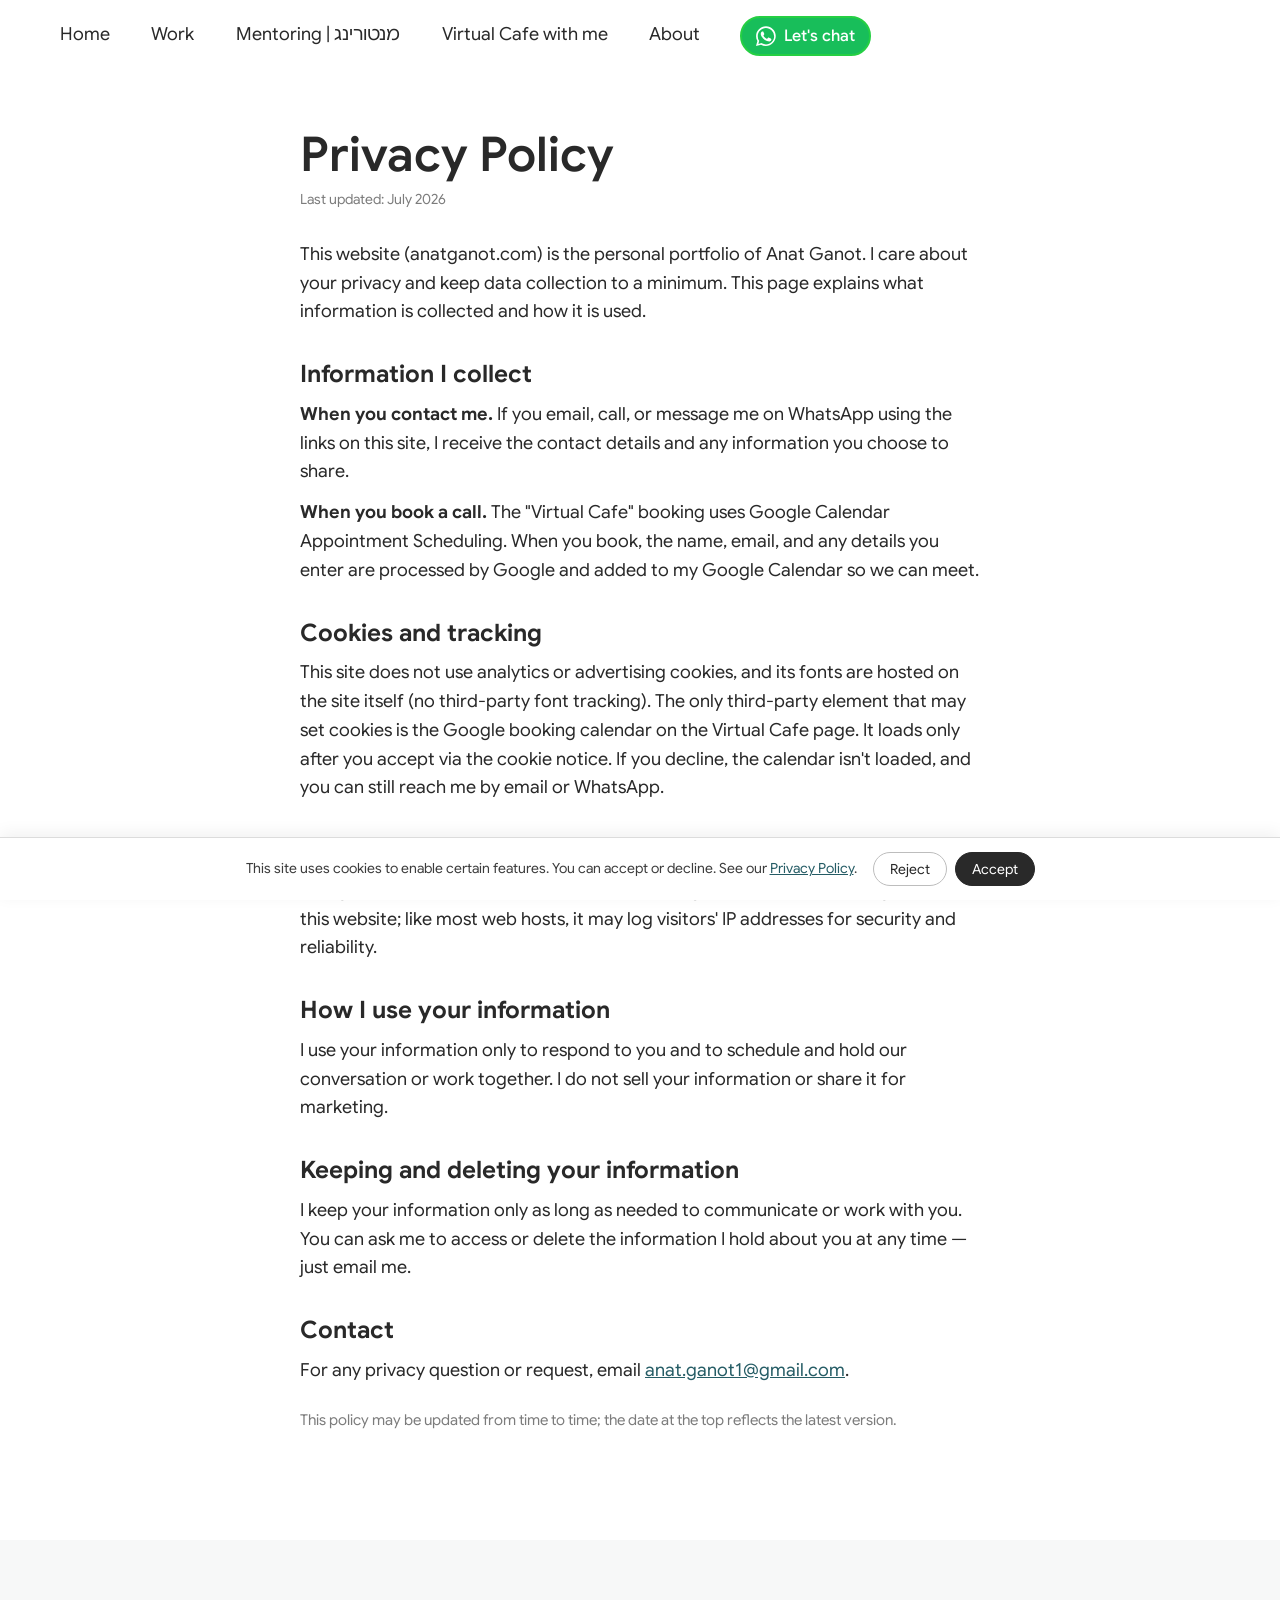
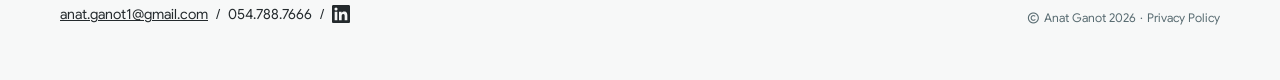
<file: privacy.html>
<!DOCTYPE html>
<html lang="en">
<head>
  <meta charset="UTF-8" />
  <meta name="viewport" content="width=device-width, initial-scale=1.0" />
  <title>Privacy Policy — Anat Ganot</title>
  <meta name="description" content="Privacy Policy for anatganot.com — what information is collected and how it's used." />

  <!-- Social share (Open Graph + Twitter) -->
  <meta property="og:type" content="website" />
  <meta property="og:site_name" content="Anat Ganot" />
  <meta property="og:locale" content="en_US" />
  <meta property="og:title" content="Privacy Policy — Anat Ganot" />
  <meta property="og:description" content="Privacy Policy for anatganot.com — what information is collected and how it's used." />
  <meta property="og:url" content="https://anatganot.com/privacy.html" />
  <meta property="og:image" content="https://anatganot.com/og-image.jpg" />
  <meta property="og:image:width" content="1200" />
  <meta property="og:image:height" content="630" />
  <meta property="og:image:alt" content="Anat Ganot — UX/UI Designer" />
  <meta name="twitter:card" content="summary_large_image" />
  <meta name="twitter:title" content="Privacy Policy — Anat Ganot" />
  <meta name="twitter:description" content="What information is collected on anatganot.com and how it's used." />
  <meta name="twitter:image" content="https://anatganot.com/og-image.jpg" />

  <link rel="preload" href="fonts/GoogleSans-Regular.woff2" as="font" type="font/woff2" crossorigin />
  <link rel="preload" href="fonts/GoogleSans-SemiBold.woff2" as="font" type="font/woff2" crossorigin />
  <link rel="icon" href="favicon.ico?v=2" sizes="any" />
  <link rel="icon" type="image/png" sizes="32x32" href="favicon-32.png?v=2" />
  <link rel="icon" type="image/png" sizes="16x16" href="favicon-16.png?v=2" />
  <link rel="apple-touch-icon" href="apple-touch-icon.png?v=2" />
  <link rel="stylesheet" href="styles.css?v=20260703" />
</head>
<body>

  <!-- ============ NAV ============ -->
  <header class="site-header">
    <nav class="nav container" aria-label="Primary">
      <a href="index.html" class="nav-link" data-text="Home"><span>Home</span></a>
      <a href="index.html#work" class="nav-link" data-text="Work"><span>Work</span></a>
      <!-- "How I Built This Site with AI" hidden for now; restore when the page is designed
      <a href="case-study.html" class="nav-link" data-text="How I Built This Site with AI"><span>How I Built This Site with AI</span></a>
      -->
      <a href="mentoring.html" class="nav-link" data-text="Mentoring | מנטורינג"><span>Mentoring | מנטורינג</span></a>
      <a href="book-call.html" class="nav-link" data-text="Virtual Cafe with me"><span>Virtual Cafe with me</span></a>
      <a href="about.html" class="nav-link" data-text="About"><span>About</span></a>

      <a href="#" class="btn-whatsapp nav-chat js-whatsapp" role="button">
        <span class="wa-icon" aria-hidden="true"></span>
        <span>Let's chat</span>
      </a>

      <button class="nav-toggle" aria-label="Open menu" aria-expanded="false" aria-controls="mobile-menu">
        <span></span><span></span><span></span>
      </button>
    </nav>
  </header>

  <div class="mobile-menu" id="mobile-menu" hidden>
    <a href="index.html" class="nav-link" data-text="Home"><span>Home</span></a>
    <a href="index.html#work" class="nav-link" data-text="Work"><span>Work</span></a>
    <!-- "How I Built This Site with AI" hidden for now; restore when the page is designed
    <a href="case-study.html" class="nav-link" data-text="How I Built This Site with AI"><span>How I Built This Site with AI</span></a>
    -->
    <a href="mentoring.html" class="nav-link" data-text="Mentoring | מנטורינג"><span>Mentoring | מנטורינג</span></a>
    <a href="book-call.html" class="nav-link" data-text="Virtual Cafe with me"><span>Virtual Cafe with me</span></a>
    <a href="about.html" class="nav-link" data-text="About"><span>About</span></a>
  </div>

  <main class="legal">
    <h1 class="legal-title">Privacy Policy</h1>
    <p class="legal-updated">Last updated: July 2026</p>

    <p class="legal-text">This website (anatganot.com) is the personal portfolio of Anat Ganot. I care about your privacy and keep data collection to a minimum. This page explains what information is collected and how it is used.</p>

    <h2 class="legal-h2">Information I collect</h2>
    <p class="legal-text"><strong>When you contact me.</strong> If you email, call, or message me on WhatsApp using the links on this site, I receive the contact details and any information you choose to share.</p>
    <p class="legal-text"><strong>When you book a call.</strong> The "Virtual Cafe" booking uses Google Calendar Appointment Scheduling. When you book, the name, email, and any details you enter are processed by Google and added to my Google Calendar so we can meet.</p>

    <h2 class="legal-h2">Cookies and tracking</h2>
    <p class="legal-text">This site does not use analytics or advertising cookies, and its fonts are hosted on the site itself (no third-party font tracking). The only third-party element that may set cookies is the Google booking calendar on the Virtual Cafe page. It loads only after you accept via the cookie notice. If you decline, the calendar isn't loaded, and you can still reach me by email or WhatsApp.</p>

    <h2 class="legal-h2">Third-party services</h2>
    <p class="legal-text"><strong>Google</strong> (Calendar / Workspace) — for scheduling and email. <strong>GitHub Pages</strong> — hosts this website; like most web hosts, it may log visitors' IP addresses for security and reliability.</p>

    <h2 class="legal-h2">How I use your information</h2>
    <p class="legal-text">I use your information only to respond to you and to schedule and hold our conversation or work together. I do not sell your information or share it for marketing.</p>

    <h2 class="legal-h2">Keeping and deleting your information</h2>
    <p class="legal-text">I keep your information only as long as needed to communicate or work with you. You can ask me to access or delete the information I hold about you at any time — just email me.</p>

    <h2 class="legal-h2">Contact</h2>
    <p class="legal-text">For any privacy question or request, email <a href="mailto:anat.ganot1@gmail.com">anat.ganot1@gmail.com</a>.</p>

    <p class="legal-text legal-note">This policy may be updated from time to time; the date at the top reflects the latest version.</p>
  </main>

  <!-- ============ FOOTER ============ -->
  <footer class="site-footer">
    <div class="footer-inner">
      <div class="footer-contact">
        <a href="mailto:anat.ganot1@gmail.com" class="footer-email">anat.ganot1@gmail.com</a>
        <span class="footer-sep">/</span>
        <a href="tel:+972547887666" class="footer-phone">054.788.7666</a>
        <span class="footer-sep">/</span>
        <a href="https://www.linkedin.com/in/anat-ganot-a889bb147/" class="footer-linkedin" target="_blank" rel="noopener" aria-label="Anat Ganot on LinkedIn">
          <svg viewBox="0 0 24 24" xmlns="http://www.w3.org/2000/svg" aria-hidden="true"><path d="M20.45 20.45h-3.56v-5.57c0-1.33-.03-3.04-1.85-3.04-1.85 0-2.14 1.45-2.14 2.94v5.67H9.35V9h3.41v1.56h.05c.48-.9 1.64-1.85 3.37-1.85 3.6 0 4.27 2.37 4.27 5.45v6.29zM5.34 7.43a2.06 2.06 0 1 1 0-4.13 2.06 2.06 0 0 1 0 4.13zM7.12 20.45H3.56V9h3.56v11.45zM22.22 0H1.77C.79 0 0 .77 0 1.72v20.56C0 23.23.79 24 1.77 24h20.45c.98 0 1.78-.77 1.78-1.72V1.72C24 .77 23.2 0 22.22 0z"/></svg>
        </a>
      </div>
      <div class="footer-copy">
        <span class="c">©</span>
        <span>Anat Ganot 2026</span>
        <span aria-hidden="true">·</span>
        <a href="privacy.html" class="footer-privacy">Privacy Policy</a>
      </div>
    </div>
  </footer>

  <a href="#" class="whatsapp-float js-whatsapp" aria-label="Chat with me on WhatsApp">
    <span class="wa-icon" aria-hidden="true"></span>
    <span class="whatsapp-float-label">Let's chat</span>
  </a>

  <script src="main.js?v=20260703"></script>
</body>
</html>
</file>
<file: styles.css>
/* ============================================================
   Anat Ganot — Portfolio
   Tokens pulled from Figma (My new website / node 377:21655)
   ============================================================ */

/* ---- Google Sans (self-hosted, subset: Latin + Hebrew + symbols) ---- */
@font-face {
  font-family: 'Google Sans';
  font-style: normal;
  font-weight: 400;
  font-display: swap;
  src: url('fonts/GoogleSans-Regular.woff2') format('woff2');
}
@font-face {
  font-family: 'Google Sans';
  font-style: normal;
  font-weight: 500;
  font-display: swap;
  src: url('fonts/GoogleSans-Medium.woff2') format('woff2');
}
@font-face {
  font-family: 'Google Sans';
  font-style: normal;
  font-weight: 600;
  font-display: swap;
  src: url('fonts/GoogleSans-SemiBold.woff2') format('woff2');
}
@font-face {
  font-family: 'Google Sans';
  font-style: normal;
  font-weight: 700;
  font-display: swap;
  src: url('fonts/GoogleSans-Bold.woff2') format('woff2');
}

:root {
  /* Font families */
  --font-main: 'Google Sans', system-ui, -apple-system, sans-serif;
  --font-poppins: var(--font-main); /* Poppins removed — Google Sans only (supports EN + HE) */

  /* Neutrals */
  --neutral-950: #292929;
  --neutral-900: #3d3d3d;
  --neutral-600: #656565;
  --neutral-500: #7c7c7c;
  --neutral-300: #bdbdbd;
  --neutral-200: #dcdcdc;
  --neutral-75:  #f6f6f6;
  --neutral-50:  #ffffff;

  /* Brand */
  --porcelain-50:  #f7f8f8;
  --porcelain-100: #f1f3f4;
  --paradiso-400:  #44c6cc;
  --paradiso-800:  #255c65;
  --nav-ink:       #12333a; /* header nav link color (Figma: Header items) */
  --teal-2:        #1b9f94;
  --purple-500:    #926097;

  /* WhatsApp / shipping */
  --whatsapp:        #18be5a;
  --whatsapp-border: #25cf43;
  --shipping-light:  #e8fef1;
  --shipping-dark:   #18be5a;

  /* Type scale */
  --t-6xl: 90px;  --lh-6xl: 94px;
  --t-3xl: 32px;
  --t-2xl: 24px;  --lh-2xl: 32px;
  --t-xl:  20px;
  --t-lg:  18px;
  --t-md:  16px;  --lh-md: 24px;
  --t-sm:  14px;  --lh-sm: 20px;
  --t-xs:  12px;  --lh-xs: 16px;

  /* Layout */
  --container: 1240px;
  --gutter: 40px;
  --radius-card: 8px;
}

* { box-sizing: border-box; }

html { scroll-behavior: smooth; }

body {
  margin: 0;
  font-family: var(--font-main);
  color: var(--neutral-950);
  background: var(--neutral-50);
  -webkit-font-smoothing: antialiased;
  text-rendering: optimizeLegibility;
}

a { color: inherit; text-decoration: none; }

.container {
  max-width: var(--container);
  margin: 0 auto;
  padding-inline: var(--gutter);
}

/* ============ NAV ============ */
.site-header {
  position: sticky;
  top: 0;
  z-index: 50;
  background: rgba(255, 255, 255, 0.92);
  backdrop-filter: blur(8px);
  border-bottom: 1px solid transparent;
}

.nav {
  display: flex;
  align-items: center;
  gap: 40px;                 /* new nav: wider, left-aligned spacing */
  height: 72px;
}

/* Nav links — Figma node 362:15549: 18px, #292929, Idle=Regular, Hover/Selected=Medium + underline */
.nav-link {
  display: inline-flex;
  flex-direction: column;
  align-items: center;            /* stacks the visible text over a hidden bold "ghost" */
  font-size: 18px;
  font-weight: 400;
  color: var(--neutral-950);
  white-space: nowrap;
  padding: 0;
}
/* underline lives on the label span, so it matches the text width (not the padding) */
.nav-link > span {
  border-bottom: 2px solid transparent;
  padding-bottom: 3px;
}
/* Hidden Medium-weight copy fixes each link's width to its bold footprint,
   so hover/active weight changes never reflow neighbouring links. */
.nav-link::after {
  content: attr(data-text);
  font-weight: 500;
  height: 0;
  overflow: hidden;
  visibility: hidden;
  pointer-events: none;
}
.nav-link:hover,
.nav-link.is-active { font-weight: 500; }

/* Selected state = Medium weight + 2px underline (#292929) matching label width, desktop nav only */
.nav .nav-link.is-active > span { border-bottom-color: var(--neutral-950); }
/* nav is left-aligned now; chat button only gets pushed right on mobile (see media query) */

/* ============ WHATSAPP BUTTON (shared) ============ */
.btn-whatsapp {
  display: inline-flex;
  align-items: center;
  gap: 8px;
  height: 40px;
  padding: 8px 14px;
  border-radius: 999px;
  background: var(--whatsapp);
  border: 2px solid var(--whatsapp-border);
  color: #fff;
  font-size: var(--t-md);
  font-weight: 500;
  white-space: nowrap;
  cursor: pointer;
  transition: filter 0.15s ease, transform 0.15s ease;
}
.btn-whatsapp:hover { filter: brightness(1.05); }
.btn-whatsapp:active { transform: translateY(1px); }

.wa-icon {
  width: 20px; height: 20px;
  flex: 0 0 20px;
  background: #fff;
  -webkit-mask: var(--wa-svg) center / contain no-repeat;
          mask: var(--wa-svg) center / contain no-repeat;
}
:root {
  --wa-svg: url("data:image/svg+xml;utf8,<svg xmlns='http://www.w3.org/2000/svg' viewBox='0 0 32 32'><path d='M16 .4C7.2.4.1 7.5.1 16.3c0 2.8.7 5.5 2.1 7.9L0 32l8-2.1c2.3 1.3 4.9 1.9 7.6 1.9h.1c8.8 0 15.9-7.1 15.9-15.9C31.6 7.5 24.8.4 16 .4zm0 29c-2.4 0-4.7-.6-6.7-1.8l-.5-.3-5 1.3 1.3-4.9-.3-.5a13 13 0 0 1-2-7c0-7.2 5.9-13.1 13.1-13.1 3.5 0 6.8 1.4 9.3 3.9a13 13 0 0 1 3.8 9.3c0 7.2-5.9 13.1-13 13.1zm7.2-9.8c-.4-.2-2.3-1.2-2.7-1.3-.4-.1-.6-.2-.9.2-.3.4-1 1.3-1.3 1.6-.2.2-.5.3-.9.1-.4-.2-1.7-.6-3.2-2-1.2-1-2-2.4-2.2-2.8-.2-.4 0-.6.2-.8.2-.2.4-.5.6-.7.2-.2.3-.4.4-.7.1-.3.1-.5 0-.7-.1-.2-.9-2.2-1.3-3-.3-.8-.7-.7-.9-.7h-.8c-.3 0-.7.1-1.1.5-.4.4-1.5 1.4-1.5 3.5s1.5 4.1 1.7 4.3c.2.3 3 4.6 7.3 6.4 1 .4 1.8.7 2.4.9 1 .3 1.9.3 2.6.2.8-.1 2.3-1 2.7-1.9.3-.9.3-1.7.2-1.9-.1-.2-.4-.3-.8-.5z'/></svg>");
}

/* ============ HERO ============ */
.display {
  font-family: var(--font-main);
  font-weight: 600;
  letter-spacing: -0.02em;
  font-size: clamp(48px, 8vw, var(--t-6xl));
  line-height: 1.04;
  margin: 0;
  color: var(--neutral-950);
}

.hero {
  display: grid;
  grid-template-columns: 1fr minmax(320px, 480px);
  gap: 48px;
  align-items: center;
  padding-top: 64px;
  padding-bottom: 48px;
}
/* fixed hero height on desktop only */
@media (min-width: 821px) {
  .hero { height: 493px; }
}

.breadcrumb {
  margin-top: 12px;
  font-size: clamp(18px, 2.2vw, var(--t-2xl));
  color: var(--neutral-950);
  line-height: var(--lh-2xl);
}
.breadcrumb .sep { color: var(--neutral-300); margin: 0 4px; }
.breadcrumb .accent { color: var(--paradiso-400); }

.hero-photo img {
  width: 100%;
  height: auto;
  display: block;
  border-radius: 8px;
}

/* Missing-image placeholder */
.img-missing {
  background: var(--porcelain-100);
  border: 1px dashed var(--neutral-300);
  min-height: 220px;
  display: grid;
  place-items: center;
  color: var(--neutral-500);
  font-size: var(--t-sm);
}

/* ============ WORK TITLE ============ */
/* offset anchor jumps so the sticky header doesn't cover the target */
#home, #work, #about, #mentoring, #projects { scroll-margin-top: 88px; }

.work { padding-top: 24px; padding-bottom: 32px; }
.work-head { display: flex; align-items: center; gap: 24px; }
.work-arrow { display: inline-flex; flex: 0 0 auto; line-height: 0; transition: transform 0.15s ease; }
.work-arrow svg { width: clamp(44px, 7vw, 64px); height: auto; display: block; }
.work-arrow:hover { transform: translateY(3px); }
.work-title { font-size: clamp(48px, 8vw, var(--t-6xl)); }

/* ============ BANNER ============ */
.banner-wrap {
  background:
    radial-gradient(120% 180% at 0% 0%, rgba(68,198,204,0.35) 0%, rgba(37,92,101,0.15) 30%, transparent 60%),
    #1b1b1b;
}
.banner {
  max-width: var(--container);
  margin: 0 auto;
  padding: 28px var(--gutter);
  display: flex;
  flex-direction: column;
  align-items: center;
  gap: 16px;
  text-align: center;
}
.banner-title {
  margin: 0;
  color: #fff;
  font-size: var(--t-2xl);
  font-weight: 600;
}
.banner-sub {
  margin: 0;
  color: rgba(255,255,255,0.82);
  font-size: var(--t-md);
  line-height: var(--lh-md);
  max-width: 640px;
}

/* ============ CARD GRID ============ */
.work-grid-wrap { padding-top: 40px; padding-bottom: 40px; }

.card-grid {
  display: grid;
  grid-template-columns: repeat(3, 1fr);
  gap: 24px;
}

.card {
  display: flex;
  flex-direction: column;
  gap: 10px;
  min-height: 402px;
  padding: 24px;
  border: 1px solid #d7dee0;       /* Figma card stroke */
  border-radius: var(--radius-card);
  background: var(--neutral-50);
}

/* Card header */
.card-head {
  display: flex;
  gap: 12px;
  align-items: center;
}
.card-logo {
  width: 48px; height: 48px;
  flex: 0 0 48px;
  border-radius: 2px;
  display: grid;
  place-items: center;
  overflow: hidden;
  background: var(--neutral-50);
  font-family: var(--font-poppins);
  font-weight: 600;
  font-size: 18px;
  color: var(--neutral-600);
}
.card-logo img { width: 100%; height: 100%; object-fit: contain; }
.card-title {
  margin: 0;
  font-size: var(--t-xl);
  font-weight: 600;
  line-height: var(--t-3xl);
  color: var(--neutral-950);
}
.card-url {
  display: block;
  font-family: var(--font-poppins);
  font-size: var(--t-xs);
  line-height: var(--lh-xs);
  color: var(--neutral-500);
  text-decoration: none;                 /* looks like text; opens client site in new tab */
  width: fit-content;                    /* only the text is clickable, not the whole row */
}
.card-url:hover { text-decoration: underline; color: var(--paradiso-800); }
.card-acquired {
  font-size: var(--t-xs);
  color: var(--neutral-500);
}

/* Actively shipping badge */
.shipping-badge {
  display: inline-flex;
  align-items: center;
  gap: 4px;
  align-self: flex-start;
  padding: 2px 6px 2px 4px;
  border: 1px solid var(--shipping-dark);
  border-radius: 4px;
  background: var(--shipping-light);
  color: var(--shipping-dark);
  font-size: var(--t-xs);
  line-height: var(--lh-xs);
}
.shipping-badge::before {
  content: "";
  width: 6px; height: 6px;
  border-radius: 50%;
  background: var(--shipping-dark);
  animation: shipping-blink 1.2s ease-in-out infinite;
}
@keyframes shipping-blink {
  0%, 100% { opacity: 1; }
  50%      { opacity: 0.2; }
}
/* respect users who prefer reduced motion */
@media (prefers-reduced-motion: reduce) {
  .shipping-badge::before { animation: none; }
}

/* Description */
.card-desc {
  margin: 0;
  font-size: var(--t-sm);
  line-height: var(--t-xl);
  color: var(--neutral-950);
}

/* Tags */
.card-tags {
  display: flex;
  flex-wrap: wrap;
  gap: 4px;
}
.tag {
  border: 1px solid var(--neutral-200);
  border-radius: 3px;
  padding: 2px 6px;
  font-size: var(--t-xs);
  color: var(--neutral-600);
  white-space: nowrap;
}

/* push the bottom block (quote + date) down */
.card-spacer { flex: 1 1 auto; }

/* Quote */
.card-quote {
  background: var(--porcelain-50);
  border-radius: 4px;
  padding: 4px 8px;
}
.card-quote p {
  margin: 0;
  font-family: var(--font-poppins);
  font-weight: 600;
  font-size: var(--t-xs);
  line-height: var(--lh-xs);
  color: var(--paradiso-800);
}
.card-quote cite {
  display: block;
  margin-top: 2px;
  font-style: normal;
  font-weight: 300;
  font-size: var(--t-xs);
  color: var(--paradiso-800);
}

.card-link {
  font-size: var(--t-xs);
  color: var(--neutral-500);
  text-decoration: underline;
  align-self: flex-start;
}

/* Date */
.card-date {
  font-size: var(--t-xs);
  color: var(--neutral-600);
}

/* ============ FLOATING WHATSAPP ============ */
.whatsapp-float {
  position: fixed;
  left: 24px;
  bottom: 24px;
  z-index: 60;
  display: none; /* hidden on desktop; shown on mobile only */
  align-items: center;
  gap: 8px;
  height: 48px;
  padding: 0 18px;
  border-radius: 999px;
  background: var(--whatsapp);
  border: 2px solid var(--whatsapp-border);
  color: #fff;
  font-weight: 500;
  box-shadow: 0 6px 20px rgba(24,190,90,0.35);
  transition: filter 0.15s ease, transform 0.15s ease;
}
.whatsapp-float:hover { filter: brightness(1.05); transform: translateY(-1px); }
.whatsapp-float .wa-icon { width: 24px; height: 24px; flex-basis: 24px; }

/* ============ MOBILE ============ */
.nav-toggle { display: none; }
.mobile-menu { display: none; }

@media (max-width: 900px) {
  .card-grid { grid-template-columns: repeat(2, 1fr); }
}

@media (max-width: 820px) {
  /* Collapse nav: hide inline links, keep Chat + hamburger */
  .nav-link { display: none; }
  .nav { gap: 12px; }
  .nav-chat { margin-left: auto; }

  .nav-toggle {
    display: inline-flex;
    flex-direction: column;
    justify-content: center;
    gap: 5px;
    width: 40px; height: 40px;
    padding: 0 8px;
    background: none;
    border: none;
    cursor: pointer;
  }
  .nav-toggle span {
    display: block;
    height: 2px;
    width: 24px;
    background: var(--neutral-950);
    transition: transform 0.2s ease, opacity 0.2s ease;
  }
  .nav-toggle[aria-expanded="true"] span:nth-child(1) { transform: translateY(7px) rotate(45deg); }
  .nav-toggle[aria-expanded="true"] span:nth-child(2) { opacity: 0; }
  .nav-toggle[aria-expanded="true"] span:nth-child(3) { transform: translateY(-7px) rotate(-45deg); }

  .mobile-menu {
    position: fixed;
    inset: 0;                 /* cover the whole screen */
    z-index: 40;              /* header (z-index 50) stays on top so the X is clickable */
    display: flex;
    flex-direction: column;
    gap: 4px;
    padding: 88px var(--gutter) 32px; /* clear the 72px header */
    background: #fff;
    overflow-y: auto;
  }
  .mobile-menu[hidden] { display: none; }
  .mobile-menu .nav-link {
    display: block;
    padding: 12px 0;
    font-size: var(--t-lg);
    border-bottom: 1px solid var(--neutral-75);
  }
  .mobile-menu .nav-link.is-active::after { display: none; }

  .hero {
    grid-template-columns: 1fr;
    gap: 24px;
    padding-top: 40px;
  }
  .hero-photo { order: -1; }

  .whatsapp-float-label { display: none; }
  .whatsapp-float {
    display: inline-flex; /* show on mobile only */
    padding: 0;
    width: 56px;
    height: 56px;
    justify-content: center;
    left: auto;        /* move to the right on mobile */
    right: 20px;
  }
  .whatsapp-float .wa-icon { width: 26px; height: 26px; flex-basis: 26px; }
}

@media (max-width: 560px) {
  :root { --gutter: 20px; }
  .card-grid { grid-template-columns: 1fr; }
  .banner { padding: 24px 20px; }

  /* mobile: card height flows with its content (desktop stays equal-height) */
  .card { min-height: 0; }
  .card-spacer { display: none; }
}

/* ============================================================
   ABOUT PAGE
   ============================================================ */
.about { max-width: 1188px; margin: 0 auto; padding-inline: 64px; }

.about-intro { padding-top: 64px; }
.about-headline {
  font-family: var(--font-main);
  font-weight: 600;
  font-size: clamp(40px, 7.4vw, 90px);
  line-height: 1.045;               /* 94 / 90 */
  letter-spacing: 0;                /* Figma: 0 */
  color: var(--neutral-950);
  margin: 0;
  max-width: 1160px;
}

/* Desktop: 2-col grid. Image spans full height on one side; title sits just
   above the text on the other, the pair bottom-aligned to the image.
   DOM order is title → figure → text, which is exactly the mobile order. */
.about-row {
  display: grid;
  grid-template-columns: 1fr 1fr;
  grid-template-rows: 1fr auto;
  column-gap: 80px;
  padding: 64px 0;
}
.about-row .about-title    { grid-row: 1; align-self: end; }
.about-row .about-textblock { grid-row: 2; }
.about-row .about-figure   { grid-row: 1 / span 2; align-self: end; }

/* image left, text right (sections 1 & 3) */
.about-row--img-left .about-figure { grid-column: 1; }
.about-row--img-left .about-title,
.about-row--img-left .about-textblock { grid-column: 2; }

/* text left, image right (sections 2 & 4) */
.about-row--img-right .about-figure { grid-column: 2; }
.about-row--img-right .about-title,
.about-row--img-right .about-textblock { grid-column: 1; }

.about-title {
  font-family: var(--font-main);
  font-weight: 700;                 /* Bold */
  font-size: clamp(24px, 3.2vw, 32px);
  line-height: 1.5;                 /* 48 / 32 */
  color: var(--neutral-950);
  margin: 0 0 12px;                 /* Figma: title→text gap 12 */
}
.about-text {
  font-family: var(--font-main);
  font-weight: 400;                 /* Regular */
  font-size: clamp(17px, 2.1vw, 20px);  /* Figma body: 20px */
  line-height: 1.6;                 /* 32 / 20 */
  color: var(--neutral-950);
  margin: 0;
  white-space: pre-line;            /* keep the line breaks from Figma */
}
.about-text + .about-text { margin-top: 0; }  /* Figma: closing lines stack tight */
.about-text.strong { font-weight: 600; }      /* SemiBold */

.about-figure { position: relative; min-width: 0; margin: 0; } /* reset UA figure margin (40px left) */
.about-figure img {
  width: 100%;
  aspect-ratio: 469 / 412;
  object-fit: cover;
  border-radius: 8px;
  display: block;
}
.about-figure.wide img { aspect-ratio: 469 / 318; }

.about-caption {
  position: absolute;
  left: 0;
  bottom: 0;
  background: #3b5d79;
  color: #fefefe;
  font-family: var(--font-main);
  font-weight: 400;
  font-size: clamp(16px, 2vw, 22px);
  line-height: 1.33;                 /* 29 / 22 */
  padding: 9px 11px;
  max-width: 72%;
  border-bottom-left-radius: 8px;    /* follow the image's rounded corner */
}

@media (max-width: 820px) {
  /* mobile: stack in DOM order — title, image, text */
  .about-row { display: flex; flex-direction: column; align-items: stretch; gap: 16px; padding: 40px 0; }
  .about-row .about-title { align-self: stretch; margin-bottom: 0; }
  /* image keeps its natural ratio and size, aligned to the left (not full-width) */
  .about-row .about-figure {
    align-self: flex-start;
    margin-right: auto;       /* belt-and-suspenders: forces the figure left */
    width: 72%;
    max-width: 360px;
  }
}
@media (max-width: 560px) {
  .about { padding-inline: var(--gutter); }
}

/* ============================================================
   FOOTER (shared across pages) — Figma node 519:2003
   ============================================================ */
.site-footer { width: 100%; background: var(--porcelain-50); }
.footer-inner {
  max-width: var(--container);
  margin: 0 auto;
  min-height: 140px;
  padding: 24px var(--gutter) 16px;
  display: flex;
  align-items: center;
  justify-content: space-between;
  gap: 27px;
  flex-wrap: wrap;
}
.footer-contact {
  display: flex;
  align-items: center;
  gap: 8px;
  font-family: var(--font-main);
  font-size: 14px;
  line-height: 20px;
  color: #242a2d;
}
.footer-email { color: #242a2d; text-decoration: underline; }
.footer-email:hover { color: var(--paradiso-800); }
.footer-sep, .footer-phone { color: #242a2d; }
.footer-phone { text-decoration: none; }      /* tap-to-call link, kept unstyled per design */
.footer-phone:hover { color: var(--paradiso-800); }
.footer-linkedin { display: inline-flex; align-items: center; }
.footer-linkedin svg { width: 18px; height: 18px; fill: #242a2d; display: block; }
.footer-linkedin:hover svg { fill: var(--paradiso-800); }
.footer-copy {
  display: flex;
  align-items: baseline;   /* © sits on the same baseline as the year text */
  gap: 4px;
  font-family: var(--font-main);
  font-size: 12px;
  line-height: 16px;
  color: #586b71;
}
/* © is 24px (Figma) but Google Sans draws it ~0.27em above the baseline,
   so it's nudged down to visually rest on the same baseline as the text. */
.footer-copy .c {
  font-size: 24px;
  line-height: 1;
  display: inline-block;
  transform: translateY(0.34em);
}

/* ============================================================
   BOOKING PAGE (Set a 20-min call)
   ============================================================ */
.booking { max-width: 1188px; margin: 0 auto; padding: 64px 64px 96px; }
.booking-title {                     /* headline — 48px SemiBold, lh 90 (Figma) */
  font-family: var(--font-main);
  font-weight: 600;
  font-size: clamp(34px, 4.6vw, 48px);
  line-height: 1.333;                /* 64 / 48 */
  color: var(--neutral-950);
  margin: 0;
}
.booking-sub {                       /* "So glad we're meeting!..." — 24px Regular */
  font-family: var(--font-main);
  font-weight: 400;
  font-size: clamp(18px, 2.3vw, 24px);
  line-height: 1.333;                /* 32 / 24 */
  color: var(--neutral-950);
  margin: 24px 0 40px;               /* Figma: 24px gap below the headline */
}
@media (max-width: 560px) { .booking { padding-inline: var(--gutter); } }
.booking-embed {
  border: 1px solid var(--neutral-200);
  border-radius: 12px;
  overflow: hidden;
  background: #fff;
}
.booking-embed iframe { width: 100%; border: 0; display: block; min-height: 640px; }
.booking-placeholder {
  display: grid;
  place-items: center;
  min-height: 460px;
  background: var(--porcelain-50);
  color: var(--neutral-500);
  text-align: center;
  padding: 40px;
  font-size: 16px;
  line-height: 1.5;
}
.booking-alt { margin-top: 28px; font-size: 16px; color: var(--neutral-600); }
.booking-alt a { color: var(--paradiso-800); text-decoration: underline; }

/* ============================================================
   MENTORING PAGE (RTL, Hebrew) — Figma node 461:5758
   ============================================================ */
.m-container { max-width: 1064px; margin: 0 auto; padding-inline: var(--gutter); }

/* sub-menu (sticky tabs under the header) */
.subnav {
  position: sticky;
  top: 72px;
  z-index: 30;                 /* below the mobile-menu overlay (40) so it's covered when open */
  background: #fff;
  border-bottom: 1px solid var(--neutral-200);
}
.subnav-inner {
  max-width: 1064px;
  margin: 0 auto;
  padding: 14px var(--gutter);
  display: flex;
  flex-wrap: wrap;
  gap: 24px;
  justify-content: flex-start;     /* RTL container → packs to the right */
}
.subnav-link {
  font-family: var(--font-main);
  font-size: 14px;
  line-height: 1;
  color: var(--nav-ink);
  padding: 6px 8px;
  border-radius: 20px;
  white-space: nowrap;
  display: inline-flex;
  align-items: center;
  transition: background 0.15s ease;
}
.subnav-link:hover { background: #eef6f8; }
.subnav-link.is-active { background: #dbeef2; font-weight: 500; }

/* hero */
.m-hero { padding-block: 40px; }         /* Figma: 40px above the title (horizontal padding via .m-container) */
.m-hero-title {
  font-family: var(--font-main);
  font-weight: 600;                /* Google Sans SemiBold */
  font-size: clamp(40px, 7.4vw, 90px);
  line-height: 1.044;              /* 94 / 90 */
  letter-spacing: 0;               /* Figma: 0 */
  color: var(--neutral-950);
  margin: 0;
  text-align: right;
}
/* hero sub-heading — 32px Bold, like a section title (Figma) */
.m-hero-sub {
  font-family: var(--font-main);
  font-weight: 700;
  font-size: clamp(24px, 3.2vw, 32px);
  line-height: 1.5;                /* 48 / 32 */
  color: var(--neutral-950);
  margin: 0 0 12px;
  text-align: right;
}
.m-hero-row {
  display: flex;
  gap: 64px;
  align-items: flex-end;           /* bottom-aligned, per Figma */
  margin-top: 32px;
}
.m-hero-copy { flex: 1 1 auto; min-width: 0; }
.m-hero-figure { flex: 0 0 259px; max-width: 259px; margin: 0; }
.m-hero-figure img {
  width: 100%;
  aspect-ratio: 259 / 168;
  object-fit: cover;
  border-radius: 8px;
  display: block;
}

/* content sections */
.m-section { padding-block: 40px; }
.m-section-title {
  font-family: var(--font-main);
  font-weight: 700;                /* Bold */
  font-size: clamp(24px, 3.2vw, 32px);
  line-height: 1.5;                /* 48 / 32 */
  color: var(--neutral-950);
  margin: 0 0 12px;                /* Figma: title→content gap 12 */
  text-align: right;
}
.m-block { margin: 0 0 24px; }     /* gap between sub-paragraph blocks */
.m-block:last-child { margin-bottom: 0; }
.m-subtitle {
  font-family: var(--font-main);
  font-weight: 600;                /* SemiBold */
  font-size: clamp(20px, 2.5vw, 24px);
  line-height: 1.333;              /* 32 / 24 */
  color: var(--neutral-950);
  margin: 0 0 4px;                 /* sub-title→text gap 4 */
  text-align: right;
}
.m-text {
  font-family: var(--font-main);
  font-weight: 400;                /* Regular */
  font-size: clamp(17px, 2.1vw, 20px);  /* Figma body: 20px */
  line-height: 1.6;                /* 32 / 20 */
  color: var(--neutral-950);
  margin: 0;
  text-align: right;
  white-space: pre-line;           /* keep Figma line breaks */
}
.m-text + .m-text { margin-top: 8px; }

/* testimonials */
.m-testimonials { padding-block: 40px 64px; }
.m-testimonials-grid {
  display: flex;
  gap: 80px;
  justify-content: center;
  align-items: flex-start;
  margin-top: 24px;
  flex-wrap: wrap;
}
.m-testimonial { flex: 0 0 274px; max-width: 274px; margin: 0; }
.m-testimonial img { width: 100%; height: auto; border-radius: 8px; display: block; } /* natural ratio, uncropped */

/* sticky header (72) + subnav offset for in-page jumps */
#m-hero, #m-talk, #m-process, #m-how, #m-testimonials { scroll-margin-top: 132px; }

@media (max-width: 820px) {
  /* sub-menu wraps into right-aligned rows (RTL), no horizontal scroll */
  .subnav-inner { justify-content: flex-start; gap: 12px 16px; }
  .m-hero-row { flex-direction: column; align-items: stretch; gap: 20px; }
  .m-hero-figure { flex: none; max-width: 320px; }
  .m-testimonials-grid { gap: 32px; }
}
@media (max-width: 560px) {
  .subnav-inner { gap: 10px 14px; padding: 12px var(--gutter); }
  .m-testimonial { flex-basis: 100%; max-width: 340px; }
}

@media (max-width: 560px) {
  .footer-inner {
    flex-direction: column;
    align-items: flex-start;
    gap: 12px;
    min-height: 0;
    padding: 24px var(--gutter);
  }
}

/* footer privacy link */
.footer-privacy { color: #586b71; text-decoration: none; }
.footer-privacy:hover { text-decoration: underline; }

/* ============================================================
   LEGAL PAGE (Privacy Policy)
   ============================================================ */
.legal { max-width: 760px; margin: 0 auto; padding: 56px var(--gutter) 96px; }
.legal-title {
  font-family: var(--font-main);
  font-weight: 600;
  font-size: clamp(34px, 5vw, 48px);
  line-height: 1.1;
  color: var(--neutral-950);
  margin: 0 0 8px;
}
.legal-updated { font-size: 14px; color: var(--neutral-500); margin: 0 0 32px; }
.legal-h2 {
  font-family: var(--font-main);
  font-weight: 700;
  font-size: clamp(20px, 2.6vw, 24px);
  line-height: 1.4;
  color: var(--neutral-950);
  margin: 32px 0 8px;
}
.legal-text {
  font-size: clamp(16px, 2vw, 18px);
  line-height: 1.6;
  color: var(--neutral-950);
  margin: 0 0 12px;
}
.legal-text a { color: var(--paradiso-800); text-decoration: underline; }
.legal-note { color: var(--neutral-500); font-size: 15px; margin-top: 24px; }

/* ============================================================
   COOKIE CONSENT
   ============================================================ */
.cookie-bar {
  position: fixed;
  left: 0; right: 0; bottom: 0;
  z-index: 70;
  background: #fff;
  border-top: 1px solid var(--neutral-200);
  box-shadow: 0 -4px 16px rgba(0, 0, 0, 0.06);
  padding: 14px var(--gutter);
  display: flex;
  align-items: center;
  justify-content: center;
  gap: 16px;
  flex-wrap: wrap;
}
.cookie-text { margin: 0; font-size: 14px; line-height: 1.4; color: var(--neutral-900); max-width: 720px; }
.cookie-text a { color: var(--paradiso-800); text-decoration: underline; }
.cookie-actions { display: flex; gap: 8px; flex-shrink: 0; }
.cookie-btn {
  font-family: var(--font-main);
  font-size: 14px;
  line-height: 1;
  cursor: pointer;
  border-radius: 999px;
  padding: 9px 16px;
  border: 1px solid var(--neutral-300);
  background: #fff;
  color: var(--neutral-950);
}
.cookie-btn:hover { filter: brightness(0.97); }
.cookie-accept, .cookie-accept-inline {
  background: var(--neutral-950);
  color: #fff;
  border-color: var(--neutral-950);
}
.cookie-accept-inline { margin-top: 12px; }
</file>
